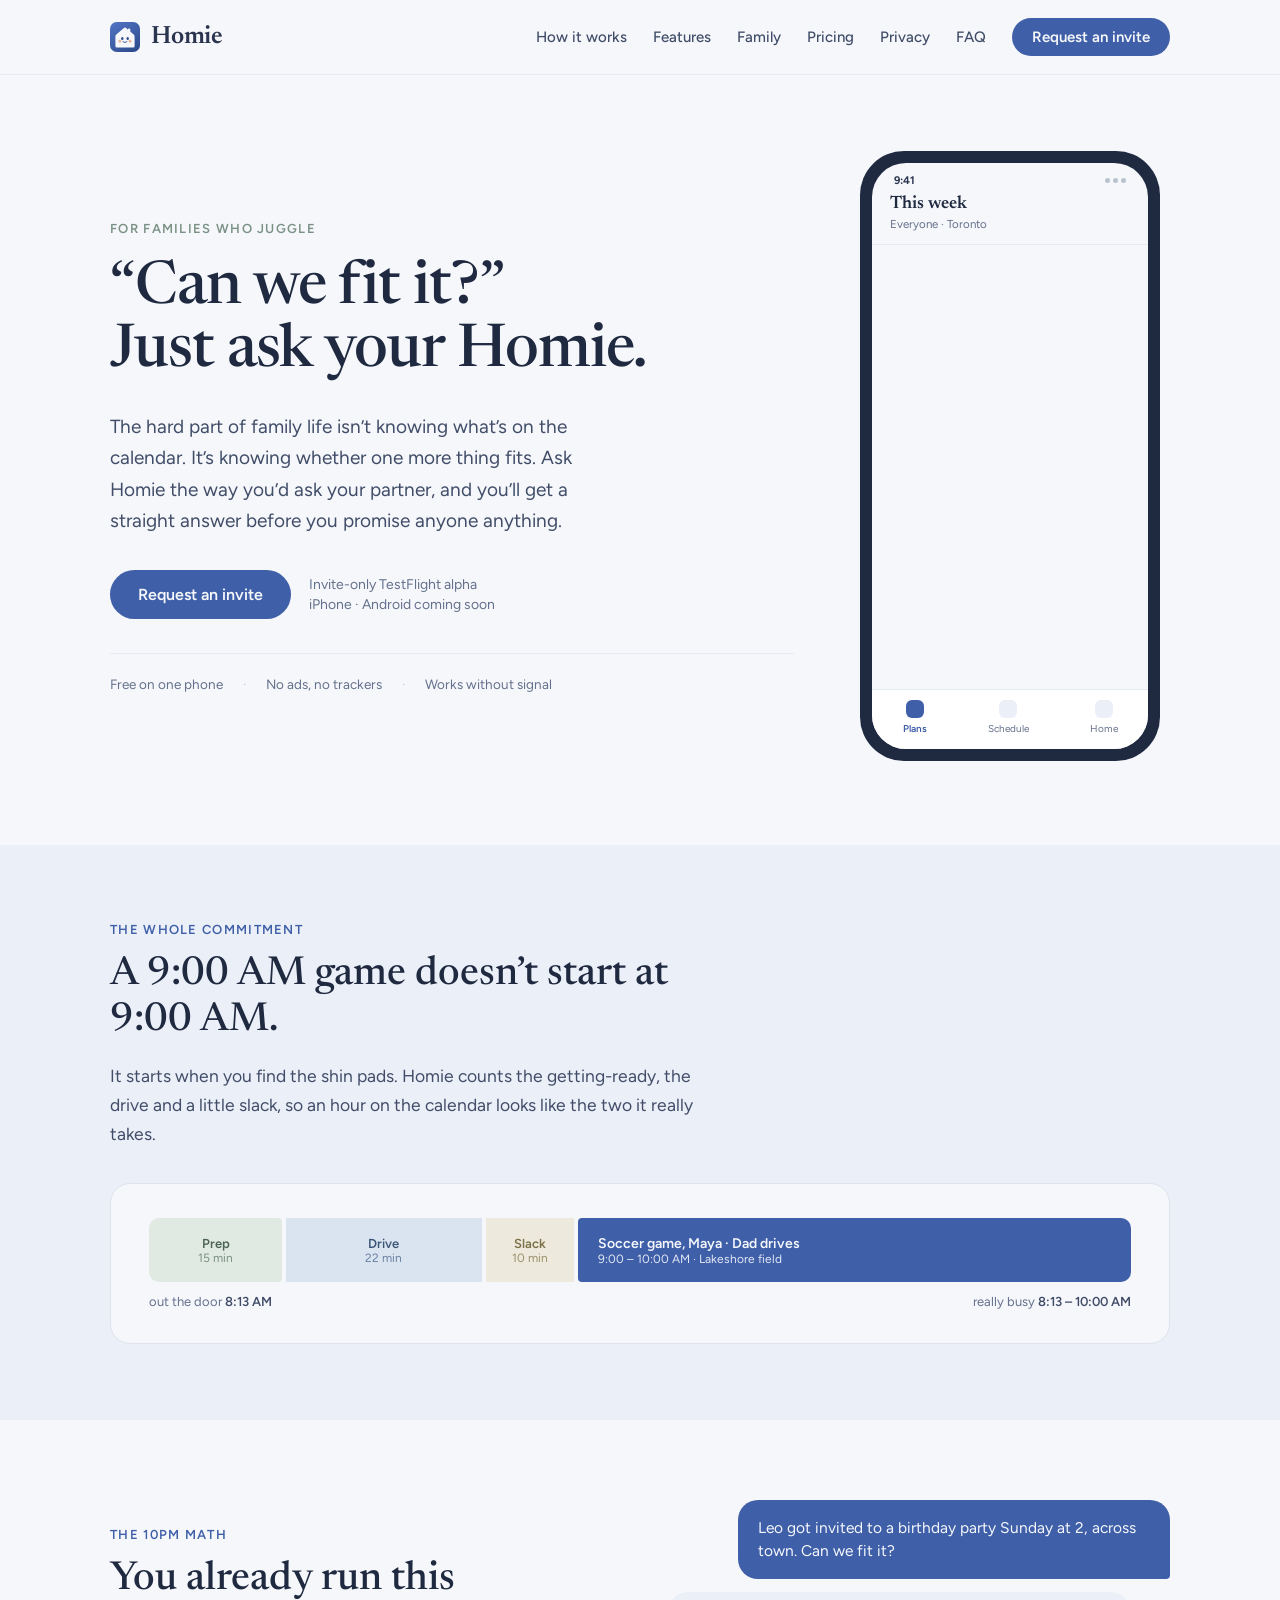
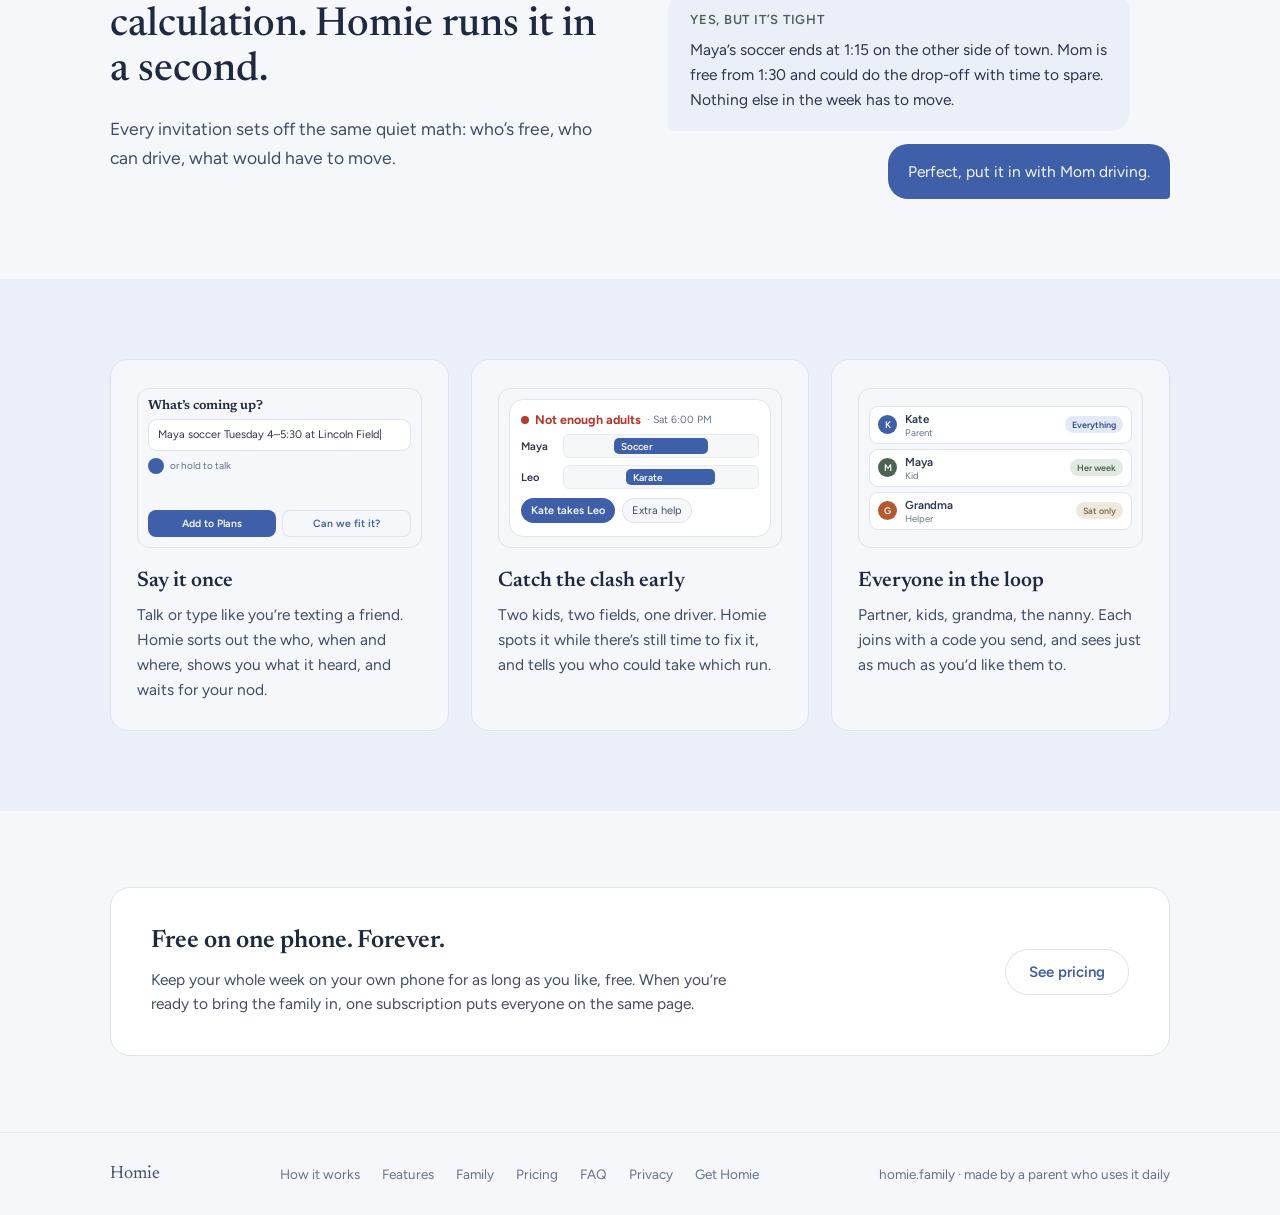
<file: index.html>
<!DOCTYPE html><html lang="en"><head>
<meta charset="utf-8">
<meta name="viewport" content="width=device-width, initial-scale=1">
<title>Homie — the family calendar that knows how long it actually takes</title>
<meta name="description" content="Ask in plain language whether one more thing fits your week. Homie tells you what saying yes would really cost. Free on one phone, forever.">
<link rel="icon" href="favicon.png" type="image/png">
<meta property="og:type" content="website">
<meta property="og:site_name" content="Homie">
<meta property="og:title" content="Homie — the family calendar that knows how long it actually takes">
<meta property="og:description" content="Ask in plain language whether one more thing fits your week. Homie tells you what saying yes would really cost, not just another row on the calendar.">
<meta property="og:url" content="https://homie.family/">
<meta property="og:image" content="https://homie.family/og.png">
<meta property="og:image:width" content="1024">
<meta property="og:image:height" content="1024">
<meta name="twitter:card" content="summary">
<meta name="twitter:title" content="Homie — the family calendar that knows how long it actually takes">
<meta name="twitter:description" content="Ask in plain language whether one more thing fits your week. Homie tells you what saying yes would really cost, not just another row on the calendar.">
<meta name="twitter:image" content="https://homie.family/og.png">
<link rel="stylesheet" href="styles.css?v=3">
</head><body class="p-home">
<header class="site-header">
<div class="header-inner">
<a class="brand" href="index.html">
<svg width="30" height="30" viewBox="0 0 100 100" aria-hidden="true" style="display:block;flex:none"><defs><linearGradient id="hm" x1="18" y1="6" x2="82" y2="100" gradientUnits="userSpaceOnUse"><stop offset="0" stop-color="#4E6FBE"/><stop offset=".48" stop-color="#3F5FA8"/><stop offset="1" stop-color="#2E4A8C"/></linearGradient></defs><rect width="100" height="100" rx="22.5" fill="url(#hm)"/><rect x="60" y="22" width="7.5" height="20" rx="2.87" fill="#F5F7FB"/><path fill="#F5F7FB" d="M52.6 19.1 L79 42 Q82 44.4 82 48 L82 80 Q82 85 77 85 L23 85 Q18 85 18 80 L18 48 Q18 44.4 21 42 L47.4 19.1 Q50 16.8 52.6 19.1 Z"/><circle cx="33" cy="64" r="4.8" fill="#E8A98C" opacity=".85"/><circle cx="67" cy="64" r="4.8" fill="#E8A98C" opacity=".85"/><ellipse cx="41" cy="55" rx="4" ry="5" fill="#2E4A8C"/><ellipse cx="59" cy="55" rx="4" ry="5" fill="#2E4A8C"/><path d="M43.5 66 Q50 71 56.5 66" fill="none" stroke="#2E4A8C" stroke-width="3" stroke-linecap="round"/></svg>
<span>Homie</span></a>
<input type="checkbox" id="nav-toggle" class="nav-toggle" aria-label="Menu">
<label for="nav-toggle" class="nav-burger" aria-hidden="true"><i></i><i></i><i></i></label>
<nav class="nav" aria-label="Main">
<a href="how-it-works.html">How it works</a>
<a href="features.html">Features</a>
<a href="family.html">Family</a>
<a href="pricing.html">Pricing</a>
<a href="privacy.html">Privacy</a>
<a href="faq.html">FAQ</a>
</nav>
<a class="cta" href="get.html">Request an invite</a>
</div>
</header>

<main>
<section class="hero">
<div>
<p class="eyebrow">For families who juggle</p>
<h1 class="h-hero" style="margin-top:20px">&ldquo;Can we fit it?&rdquo;<br>Just ask your Homie.</h1>
<p class="lead">The hard part of family life isn&rsquo;t knowing what&rsquo;s on the calendar. It&rsquo;s knowing whether one more thing fits. Ask Homie the way you&rsquo;d ask your partner, and you&rsquo;ll get a straight answer before you promise anyone anything.</p>
<div class="hero-cta">
<a class="btn" href="get.html">Request an invite</a>
<span>Invite-only TestFlight alpha<br>iPhone &middot; Android coming soon</span>
</div>
<div class="rule-row">
<span>Free on one phone</span><span class="sep">&middot;</span><span>No ads, no trackers</span><span class="sep">&middot;</span><span>Works without signal</span>
</div>
</div>
<div class="phone" aria-hidden="true">
<div class="phone-screen">
<div class="m-status"><span>9:41</span><span class="dots"><i></i><i></i><i></i></span></div>
<div class="appbar"><b>This week</b><small>Everyone &middot; Toronto</small></div>
<div class="scenes">
<div class="scene scene-a">
<div class="feed">
<div class="daylbl">SATURDAY</div>
<div class="pcardm">
<div class="ph"><b>Soccer tournament</b><small>9:00 AM</small></div>
<div class="chiprow"><span class="mchip"><i style="background:var(--member-1)"></i>Maya</span><span class="cov">Grandma drives</span></div>
<div class="hint"><span><i style="background:var(--sage-200)"></i>leave 8:20</span><span><i style="background:var(--sky-200)"></i>~25 min</span><span><i style="background:var(--accent)"></i>plays 9:00</span></div>
</div>
<div class="pcardm">
<div class="ph"><b>Swim lesson</b><small>11:00 AM</small></div>
<div class="chiprow"><span class="mchip"><i style="background:var(--member-2)"></i>Leo</span><span class="cov">Dad &middot; leave 10:35</span></div>
</div>
<div class="daylbl">SUNDAY</div>
<div class="pcardm">
<div class="ph"><b>Birthday party</b><small>2:00 PM</small></div>
<div class="chiprow"><span class="mchip"><i style="background:var(--member-2)"></i>Leo</span><span class="cov">across town</span></div>
</div>
</div>
</div>
<div class="scene scene-b">
<div class="scenetitle">Saturday &middot; a clash</div>
<div class="conf">
<div class="confhd"><span class="rdot"></span>Not enough adults <small>&middot; 6:00 PM</small></div>
<div class="clane"><span class="who">Maya</span><div class="ctrack"><div class="cblk" style="left:28%;width:48%;background:var(--accent);color:var(--on-accent)">Soccer</div></div></div>
<div class="clane"><span class="who">Leo</span><div class="ctrack"><div class="cblk" style="left:32%;width:46%;background:var(--accent);color:var(--on-accent)">Karate</div></div></div>
<div class="clane"><span class="who" style="color:var(--danger)">Dad</span><div class="ctrack" style="border-color:var(--danger-soft)"><div class="cblk" style="left:28%;width:50%;background:var(--danger-soft);color:var(--danger)">one driver</div></div></div>
<div class="fixrow"><span class="fchip on">Kate takes Leo</span><span class="fchip">Extra help</span></div>
<div class="resolved">&#10003; Resolved &mdash; both kids covered</div>
</div>
</div>
<div class="scene scene-c">
<div class="scenetitle">Before you say yes</div>
<div class="ask">Can we fit camping Aug 12&ndash;15?</div>
<div class="ans"><span class="ak">Yes &mdash; if 3 things give</span>Skip Maya&rsquo;s Thursday swim &middot; nanny&rsquo;s Friday off &middot; Leo&rsquo;s piano needs a ride.</div>
<div class="addbtn">Add to Plans &middot; +3 changes</div>
</div>
</div>
<div class="tabbar">
<span class="on"><i></i>Plans</span>
<span><i></i>Schedule</span>
<span><i></i>Home</span>
</div>
</div>
</div>
</section>

<section class="band commitment">
<div class="wrap">
<p class="eyebrow eyebrow-blue">The whole commitment</p>
<h2 class="h-sec">A 9:00 AM game doesn&rsquo;t start at 9:00 AM.</h2>
<p class="body-lg">It starts when you find the shin pads. Homie counts the getting-ready, the drive and a little slack, so an hour on the calendar looks like the two it really takes.</p>
<div class="cw-panel">
<div class="cw">
<div class="cw-prep"><b>Prep</b><small>15 min</small></div>
<div class="cw-drive"><b>Drive</b><small>22 min</small></div>
<div class="cw-slack"><b>Slack</b><small>10 min</small></div>
<div class="cw-event"><b>Soccer game, Maya &middot; Dad drives</b><small>9:00 &ndash; 10:00 AM &middot; Lakeshore field</small></div>
</div>
<div class="cw-caps"><span>out the door <strong>8:13 AM</strong></span><span>really busy <strong>8:13 &ndash; 10:00 AM</strong></span></div>
</div>
</div>
</section>

<section class="math">
<div>
<p class="eyebrow eyebrow-blue">The 10pm math</p>
<h2 class="h-sec">You already run this calculation. Homie runs it in a second.</h2>
<p class="body-lg">Every invitation sets off the same quiet math: who&rsquo;s free, who can drive, what would have to move.</p>
</div>
<div class="chat">
<div class="bub-ask">Leo got invited to a birthday party Sunday at 2, across town. Can we fit it?</div>
<div class="bub-ans"><strong class="verdict">Yes, but it&rsquo;s tight</strong>Maya&rsquo;s soccer ends at 1:15 on the other side of town. Mom is free from 1:30 and could do the drop-off with time to spare. Nothing else in the week has to move.</div>
<div class="bub-ask">Perfect, put it in with Mom driving.</div>
</div>
</section>

<section class="band trio">
<div class="wrap grid-3">
<div class="card">
<div class="mock">
<div class="mock-title">What&rsquo;s coming up?</div>
<div class="mock-field">Maya soccer Tuesday 4&ndash;5:30 at Lincoln Field<span class="mock-caret"></span></div>
<div class="mock-mic"><i></i>or hold to talk</div>
<div class="mock-btns"><span class="mock-btn">Add to Plans</span><span class="mock-btn ghost">Can we fit it?</span></div>
</div>
<h3 class="h-card-sm">Say it once</h3>
<p class="body-sm">Talk or type like you&rsquo;re texting a friend. Homie sorts out the who, when and where, shows you what it heard, and waits for your nod.</p>
</div>
<div class="card">
<div class="mock">
<div class="conf" style="flex:1;display:flex;flex-direction:column;justify-content:center">
<div class="confhd"><span class="rdot"></span>Not enough adults <small>&middot; Sat 6:00 PM</small></div>
<div class="clane"><span class="who">Maya</span><div class="ctrack"><div class="cblk" style="left:26%;width:48%;background:var(--accent);color:var(--on-accent)">Soccer</div></div></div>
<div class="clane"><span class="who">Leo</span><div class="ctrack"><div class="cblk" style="left:32%;width:46%;background:var(--accent);color:var(--on-accent)">Karate</div></div></div>
<div class="fixrow"><span class="fchip on">Kate takes Leo</span><span class="fchip">Extra help</span></div>
</div>
</div>
<h3 class="h-card-sm">Catch the clash early</h3>
<p class="body-sm">Two kids, two fields, one driver. Homie spots it while there&rsquo;s still time to fix it, and tells you who could take which run.</p>
</div>
<div class="card">
<div class="mock">
<div class="mock-people" style="justify-content:center;flex:1">
<div class="mock-person"><i style="background:var(--member-1)">K</i><span><b>Kate</b><small>Parent</small></span><span class="mock-badge">Everything</span></div>
<div class="mock-person"><i style="background:var(--member-2)">M</i><span><b>Maya</b><small>Kid</small></span><span class="mock-badge soft">Her week</span></div>
<div class="mock-person"><i style="background:var(--member-3)">G</i><span><b>Grandma</b><small>Helper</small></span><span class="mock-badge wait">Sat only</span></div>
</div>
</div>
<h3 class="h-card-sm">Everyone in the loop</h3>
<p class="body-sm">Partner, kids, grandma, the nanny. Each joins with a code you send, and sees just as much as you&rsquo;d like them to.</p>
</div>
</div>
</section>

<section class="pricing-strip">
<div class="card">
<div>
<h3 class="h-card-lg" style="font-weight:600;font-size:25px">Free on one phone. Forever.</h3>
<p class="body-sm">Keep your whole week on your own phone for as long as you like, free. When you&rsquo;re ready to bring the family in, one subscription puts everyone on the same page.</p>
</div>
<a class="btn-ghost" href="pricing.html">See pricing</a>
</div>
</section>
</main>

<footer class="site-footer">
<div class="footer-inner">
<a class="footer-mark" href="index.html">Homie</a>
<div class="footer-links">
<a href="how-it-works.html">How it works</a>
<a href="features.html">Features</a>
<a href="family.html">Family</a>
<a href="pricing.html">Pricing</a>
<a href="faq.html">FAQ</a>
<a href="privacy.html">Privacy</a>
<a href="get.html">Get Homie</a>
</div>
<span>homie.family &middot; made by a parent who uses it daily</span>
</div>
</footer>
</body></html>
</file>
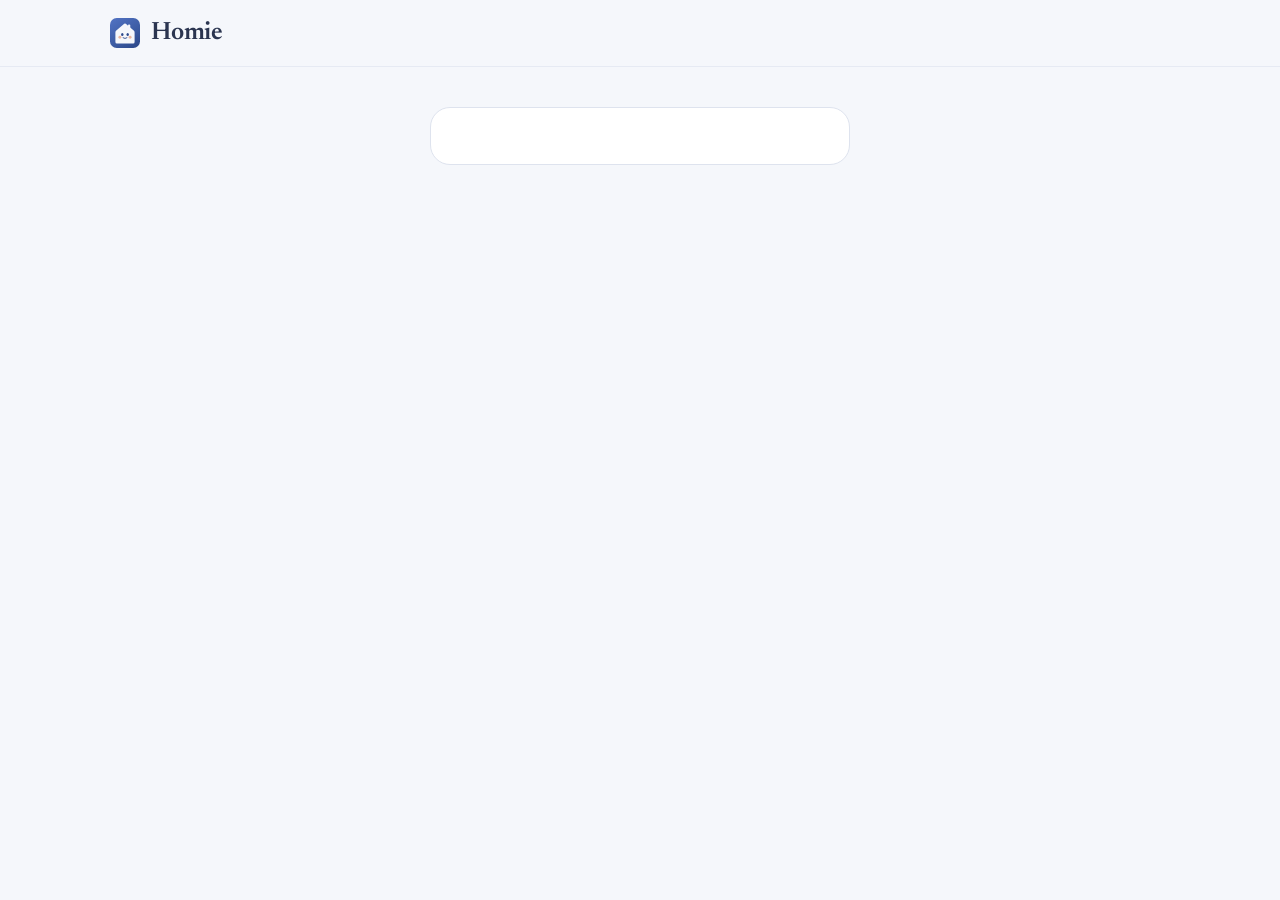
<file: oauth/consent/index.html>
<!DOCTYPE html><html lang="en"><head>
<meta charset="utf-8">
<meta name="viewport" content="width=device-width, initial-scale=1">
<title>Connect an assistant — Homie</title>
<!-- Not a page to find: it opens from an AI assistant when someone connects
     it to Homie (#127). PROD: signs into the Homie project. -->
<meta name="robots" content="noindex, nofollow">
<link rel="icon" href="/favicon.png" type="image/png">
<link rel="stylesheet" href="/styles.css?v=4">
</head><body class="p-consent">
<header class="site-header">
<div class="header-inner">
<a class="brand" href="/index.html">
<svg width="30" height="30" viewBox="0 0 100 100" aria-hidden="true" style="display:block;flex:none"><defs><linearGradient id="hm" x1="18" y1="6" x2="82" y2="100" gradientUnits="userSpaceOnUse"><stop offset="0" stop-color="#4E6FBE"/><stop offset=".48" stop-color="#3F5FA8"/><stop offset="1" stop-color="#2E4A8C"/></linearGradient></defs><rect width="100" height="100" rx="22.5" fill="url(#hm)"/><rect x="60" y="22" width="7.5" height="20" rx="2.87" fill="#F5F7FB"/><path fill="#F5F7FB" d="M52.6 19.1 L79 42 Q82 44.4 82 48 L82 80 Q82 85 77 85 L23 85 Q18 85 18 80 L18 48 Q18 44.4 21 42 L47.4 19.1 Q50 16.8 52.6 19.1 Z"/><circle cx="33" cy="64" r="4.8" fill="#E8A98C" opacity=".85"/><circle cx="67" cy="64" r="4.8" fill="#E8A98C" opacity=".85"/><ellipse cx="41" cy="55" rx="4" ry="5" fill="#2E4A8C"/><ellipse cx="59" cy="55" rx="4" ry="5" fill="#2E4A8C"/><path d="M43.5 66 Q50 71 56.5 66" fill="none" stroke="#2E4A8C" stroke-width="3" stroke-linecap="round"/></svg>
<span>Homie</span></a>
</div>
</header>
<main class="consent-main"><div class="consent-card">

  <div id="idle" hidden>
    <h1 class="consent-title">Connect an assistant to Homie</h1>
    <p>This page opens from your AI assistant when you connect it to Homie.</p>
  </div>

  <div id="signin" hidden>
    <h1 class="consent-title">Connect your assistant to Homie</h1>
    <p>Sign in with your Homie account.</p>
    <form id="signin-form">
      <label class="consent-label" for="email">Email</label>
      <input class="consent-input" id="email" type="email" autocomplete="email" placeholder="you@example.com" required>
      <label class="consent-label" for="password">Password</label>
      <input class="consent-input" id="password" type="password" autocomplete="current-password" required>
      <button class="btn consent-wide" type="submit">Sign in</button>
    </form>
    <p class="consent-note">Forgot your password? Reset it in the Homie app, then come back here.</p>
  </div>

  <div id="consent" hidden>
    <h1 class="consent-title">Let <span data-app></span> use Homie?</h1>
    <p><span data-app></span> will be able to read <span id="household">your household</span>:</p>
    <ul class="consent-list">
      <li>who's in the family</li>
      <li>plans, routines and saved places</li>
      <li>birthdays and anniversaries you can see</li>
    </ul>
    <p><span data-app></span> can also suggest new plans, and move, cancel or change who's driving or where for one. Nothing changes until you confirm it, in the chat or in Homie.</p>
    <p>When you ask <span data-app></span> about your family's schedule, those details, including family members' names, go to <span id="company"></span>. Nothing goes that you didn't ask about.</p>
    <p>To stop, remove Homie from <span data-app></span>'s connectors.</p>
    <div class="consent-actions">
      <button class="btn-ghost" id="deny" type="button">Don't allow</button>
      <button class="btn" id="allow" type="button">Allow</button>
    </div>
    <p class="consent-who"><span data-email></span> · <button class="consent-link" type="button" data-signout>Not you? Sign out</button></p>
  </div>

  <div id="refused" hidden>
    <h1 class="consent-title">Not this account</h1>
    <p>Only a household's grown-ups can connect an assistant to Homie. <span data-app></span> won't get access.</p>
    <div class="consent-actions">
      <button class="btn" id="close" type="button">Close</button>
    </div>
    <p class="consent-who"><span data-email></span> · <button class="consent-link" type="button" data-signout>Not you? Sign out</button></p>
  </div>

  <p class="consent-error" id="error" role="alert" hidden></p>
</div></main>
<script type="module">
  import { startConsent } from '/oauth/consent.js';
  startConsent({ url: 'https://iamhoiiwdidvzjtgduax.supabase.co', key: 'sb_publishable_SqPutdVhzFrOHkJLl23fdQ_FTHyIDm-' });
</script>
</body></html>
</file>
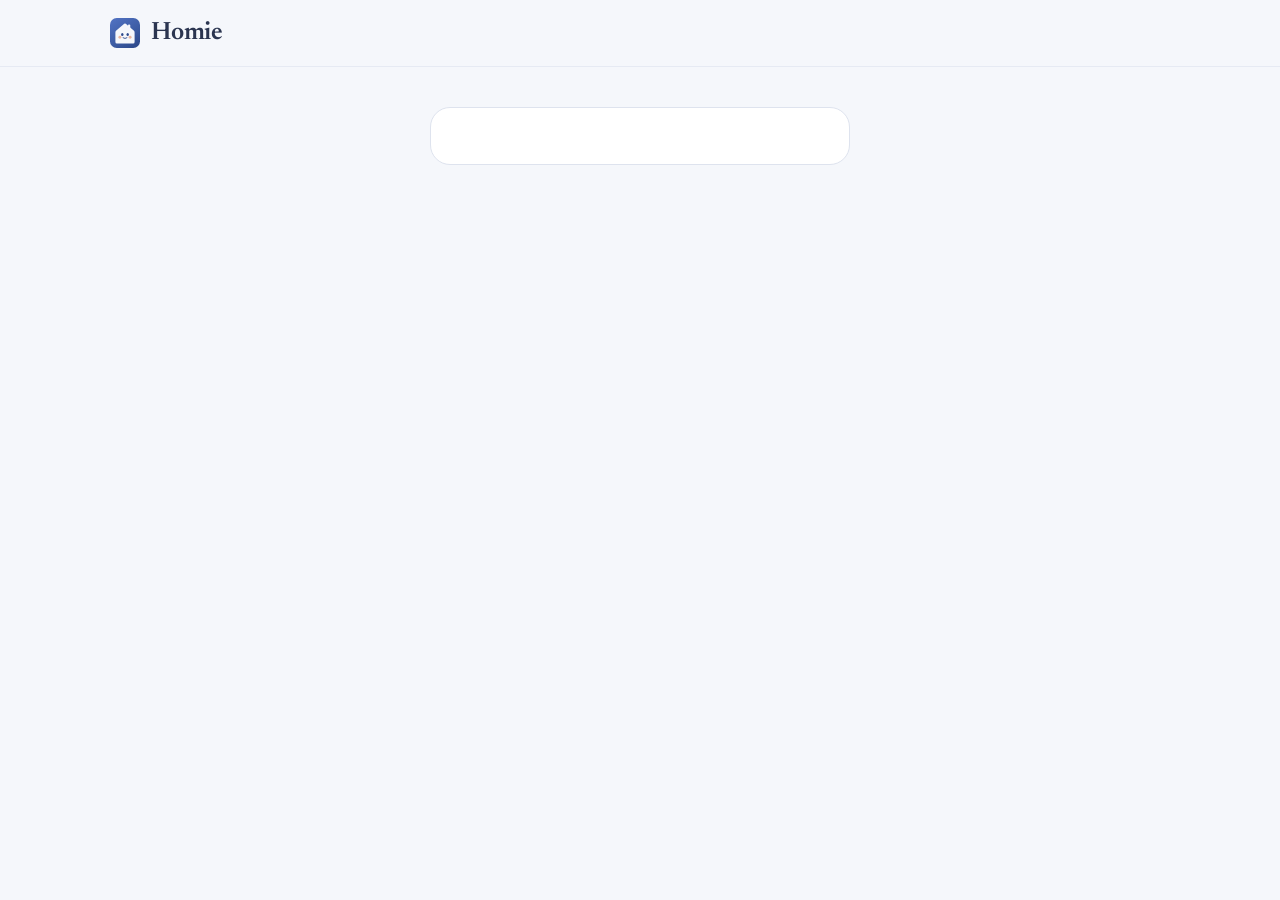
<file: oauth/consent/nonprod/index.html>
<!DOCTYPE html><html lang="en"><head>
<meta charset="utf-8">
<meta name="viewport" content="width=device-width, initial-scale=1">
<title>Connect an assistant — Homie</title>
<!-- Not a page to find: it opens from an AI assistant when someone connects
     it to Homie (#127). NONPROD (homie-nonprod): the rehearsal project. -->
<meta name="robots" content="noindex, nofollow">
<link rel="icon" href="/favicon.png" type="image/png">
<link rel="stylesheet" href="/styles.css?v=4">
</head><body class="p-consent">
<header class="site-header">
<div class="header-inner">
<a class="brand" href="/index.html">
<svg width="30" height="30" viewBox="0 0 100 100" aria-hidden="true" style="display:block;flex:none"><defs><linearGradient id="hm" x1="18" y1="6" x2="82" y2="100" gradientUnits="userSpaceOnUse"><stop offset="0" stop-color="#4E6FBE"/><stop offset=".48" stop-color="#3F5FA8"/><stop offset="1" stop-color="#2E4A8C"/></linearGradient></defs><rect width="100" height="100" rx="22.5" fill="url(#hm)"/><rect x="60" y="22" width="7.5" height="20" rx="2.87" fill="#F5F7FB"/><path fill="#F5F7FB" d="M52.6 19.1 L79 42 Q82 44.4 82 48 L82 80 Q82 85 77 85 L23 85 Q18 85 18 80 L18 48 Q18 44.4 21 42 L47.4 19.1 Q50 16.8 52.6 19.1 Z"/><circle cx="33" cy="64" r="4.8" fill="#E8A98C" opacity=".85"/><circle cx="67" cy="64" r="4.8" fill="#E8A98C" opacity=".85"/><ellipse cx="41" cy="55" rx="4" ry="5" fill="#2E4A8C"/><ellipse cx="59" cy="55" rx="4" ry="5" fill="#2E4A8C"/><path d="M43.5 66 Q50 71 56.5 66" fill="none" stroke="#2E4A8C" stroke-width="3" stroke-linecap="round"/></svg>
<span>Homie</span></a>
</div>
</header>
<main class="consent-main"><div class="consent-card">

  <div id="idle" hidden>
    <h1 class="consent-title">Connect an assistant to Homie</h1>
    <p>This page opens from your AI assistant when you connect it to Homie.</p>
  </div>

  <div id="signin" hidden>
    <h1 class="consent-title">Connect your assistant to Homie</h1>
    <p>Sign in with your Homie account.</p>
    <form id="signin-form">
      <label class="consent-label" for="email">Email</label>
      <input class="consent-input" id="email" type="email" autocomplete="email" placeholder="you@example.com" required>
      <label class="consent-label" for="password">Password</label>
      <input class="consent-input" id="password" type="password" autocomplete="current-password" required>
      <button class="btn consent-wide" type="submit">Sign in</button>
    </form>
    <p class="consent-note">Forgot your password? Reset it in the Homie app, then come back here.</p>
  </div>

  <div id="consent" hidden>
    <h1 class="consent-title">Let <span data-app></span> use Homie?</h1>
    <p><span data-app></span> will be able to read <span id="household">your household</span>:</p>
    <ul class="consent-list">
      <li>who's in the family</li>
      <li>plans, routines and saved places</li>
      <li>birthdays and anniversaries you can see</li>
    </ul>
    <p><span data-app></span> can also suggest new plans, and move, cancel or change who's driving or where for one. Nothing changes until you confirm it, in the chat or in Homie.</p>
    <p>When you ask <span data-app></span> about your family's schedule, those details, including family members' names, go to <span id="company"></span>. Nothing goes that you didn't ask about.</p>
    <p>To stop, remove Homie from <span data-app></span>'s connectors.</p>
    <div class="consent-actions">
      <button class="btn-ghost" id="deny" type="button">Don't allow</button>
      <button class="btn" id="allow" type="button">Allow</button>
    </div>
    <p class="consent-who"><span data-email></span> · <button class="consent-link" type="button" data-signout>Not you? Sign out</button></p>
  </div>

  <div id="refused" hidden>
    <h1 class="consent-title">Not this account</h1>
    <p>Only a household's grown-ups can connect an assistant to Homie. <span data-app></span> won't get access.</p>
    <div class="consent-actions">
      <button class="btn" id="close" type="button">Close</button>
    </div>
    <p class="consent-who"><span data-email></span> · <button class="consent-link" type="button" data-signout>Not you? Sign out</button></p>
  </div>

  <p class="consent-error" id="error" role="alert" hidden></p>
</div></main>
<script type="module">
  import { startConsent } from '/oauth/consent.js';
  startConsent({ url: 'https://cwrgfvybvgzzgupcvxkd.supabase.co', key: 'sb_publishable_PM_9-dhvVdNC5gXkN_iIaA_s0dJRLmk' });
</script>
</body></html>
</file>
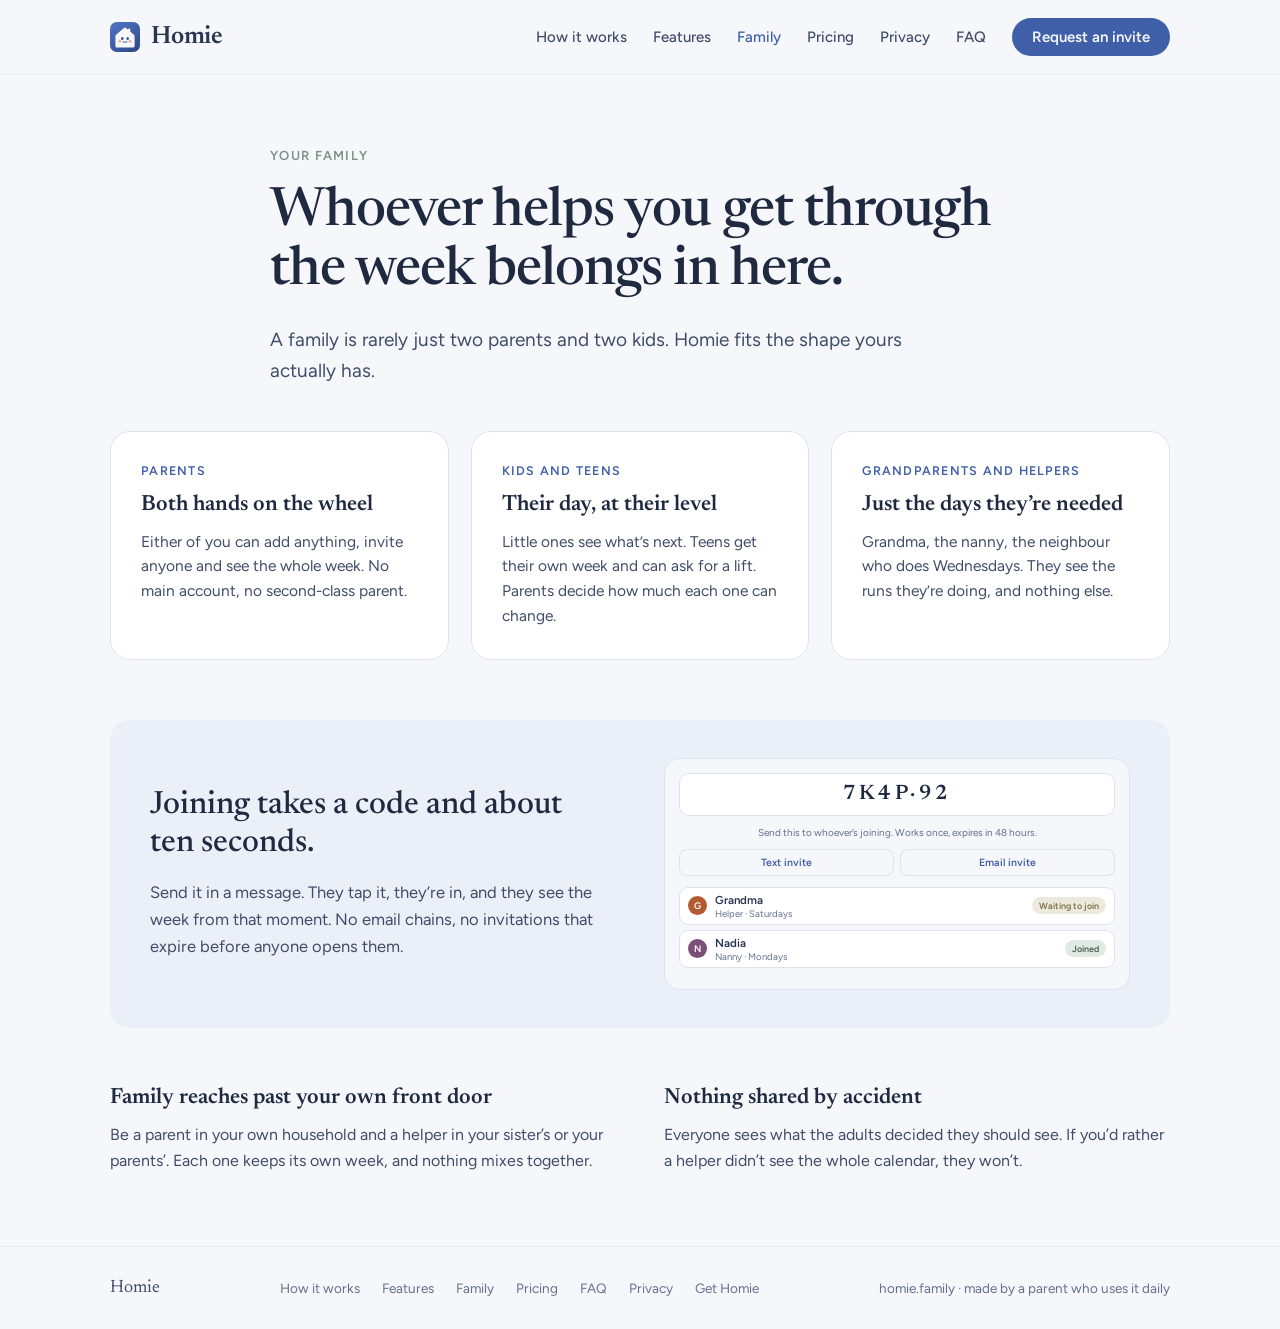
<file: family.html>
<!DOCTYPE html><html lang="en"><head>
<meta charset="utf-8">
<meta name="viewport" content="width=device-width, initial-scale=1">
<title>Your family — whoever helps you get through the week belongs in Homie</title>
<meta name="description" content="Parents, kids and teens, grandparents and helpers. A family is rarely just two parents and two kids, and Homie fits the shape yours actually has.">
<link rel="icon" href="favicon.png" type="image/png">
<meta property="og:type" content="website">
<meta property="og:site_name" content="Homie">
<meta property="og:title" content="Your family — Homie">
<meta property="og:description" content="Whoever helps you get through the week belongs in here. Parents, kids, grandparents and helpers.">
<meta property="og:url" content="https://homie.family/family.html">
<meta property="og:image" content="https://homie.family/og.png">
<meta name="twitter:card" content="summary">
<link rel="stylesheet" href="styles.css?v=3">
</head><body class="p-fam">
<header class="site-header">
<div class="header-inner">
<a class="brand" href="index.html">
<svg width="30" height="30" viewBox="0 0 100 100" aria-hidden="true" style="display:block;flex:none"><defs><linearGradient id="hm" x1="18" y1="6" x2="82" y2="100" gradientUnits="userSpaceOnUse"><stop offset="0" stop-color="#4E6FBE"/><stop offset=".48" stop-color="#3F5FA8"/><stop offset="1" stop-color="#2E4A8C"/></linearGradient></defs><rect width="100" height="100" rx="22.5" fill="url(#hm)"/><rect x="60" y="22" width="7.5" height="20" rx="2.87" fill="#F5F7FB"/><path fill="#F5F7FB" d="M52.6 19.1 L79 42 Q82 44.4 82 48 L82 80 Q82 85 77 85 L23 85 Q18 85 18 80 L18 48 Q18 44.4 21 42 L47.4 19.1 Q50 16.8 52.6 19.1 Z"/><circle cx="33" cy="64" r="4.8" fill="#E8A98C" opacity=".85"/><circle cx="67" cy="64" r="4.8" fill="#E8A98C" opacity=".85"/><ellipse cx="41" cy="55" rx="4" ry="5" fill="#2E4A8C"/><ellipse cx="59" cy="55" rx="4" ry="5" fill="#2E4A8C"/><path d="M43.5 66 Q50 71 56.5 66" fill="none" stroke="#2E4A8C" stroke-width="3" stroke-linecap="round"/></svg>
<span>Homie</span></a>
<input type="checkbox" id="nav-toggle" class="nav-toggle" aria-label="Menu">
<label for="nav-toggle" class="nav-burger" aria-hidden="true"><i></i><i></i><i></i></label>
<nav class="nav" aria-label="Main">
<a href="how-it-works.html">How it works</a>
<a href="features.html">Features</a>
<a href="family.html" aria-current="page">Family</a>
<a href="pricing.html">Pricing</a>
<a href="privacy.html">Privacy</a>
<a href="faq.html">FAQ</a>
</nav>
<a class="cta" href="get.html">Request an invite</a>
</div>
</header>

<main>
<div class="intro" style="padding-bottom:44px">
<p class="eyebrow">Your family</p>
<h1 class="h-page" style="margin-top:18px">Whoever helps you get through the week belongs in here.</h1>
<p class="lead" style="margin-top:24px">A family is rarely just two parents and two kids. Homie fits the shape yours actually has.</p>
</div>

<div class="kinds grid-3">
<div class="card">
<p class="eyebrow-cat" style="margin-bottom:12px">Parents</p>
<h3 class="h-card">Both hands on the wheel</h3>
<p class="body-sm">Either of you can add anything, invite anyone and see the whole week. No main account, no second-class parent.</p>
</div>
<div class="card">
<p class="eyebrow-cat" style="margin-bottom:12px">Kids and teens</p>
<h3 class="h-card">Their day, at their level</h3>
<p class="body-sm">Little ones see what&rsquo;s next. Teens get their own week and can ask for a lift. Parents decide how much each one can change.</p>
</div>
<div class="card">
<p class="eyebrow-cat" style="margin-bottom:12px">Grandparents and helpers</p>
<h3 class="h-card">Just the days they&rsquo;re needed</h3>
<p class="body-sm">Grandma, the nanny, the neighbour who does Wednesdays. They see the runs they&rsquo;re doing, and nothing else.</p>
</div>
</div>

<div class="invite-wrap">
<div class="invite">
<div>
<h2>Joining takes a code and about ten seconds.</h2>
<p class="body-md">Send it in a message. They tap it, they&rsquo;re in, and they see the week from that moment. No email chains, no invitations that expire before anyone opens them.</p>
</div>
<div class="mock mock-lg">
<div class="mock-code">7K4P&middot;92</div>
<div class="mock-note">Send this to whoever&rsquo;s joining. Works once, expires in 48 hours.</div>
<div class="mock-btns" style="margin-top:0"><span class="mock-btn ghost">Text invite</span><span class="mock-btn ghost">Email invite</span></div>
<div class="mock-people" style="margin-top:2px">
<div class="mock-person"><i style="background:var(--member-3)">G</i><span><b>Grandma</b><small>Helper &middot; Saturdays</small></span><span class="mock-badge wait">Waiting to join</span></div>
<div class="mock-person"><i style="background:var(--member-5)">N</i><span><b>Nadia</b><small>Nanny &middot; Mondays</small></span><span class="mock-badge soft">Joined</span></div>
</div>
</div>
</div>
</div>

<div class="closing duo">
<div>
<h3 class="h-card">Family reaches past your own front door</h3>
<p class="body">Be a parent in your own household and a helper in your sister&rsquo;s or your parents&rsquo;. Each one keeps its own week, and nothing mixes together.</p>
</div>
<div>
<h3 class="h-card">Nothing shared by accident</h3>
<p class="body">Everyone sees what the adults decided they should see. If you&rsquo;d rather a helper didn&rsquo;t see the whole calendar, they won&rsquo;t.</p>
</div>
</div>
</main>

<footer class="site-footer">
<div class="footer-inner">
<a class="footer-mark" href="index.html">Homie</a>
<div class="footer-links">
<a href="how-it-works.html">How it works</a>
<a href="features.html">Features</a>
<a href="family.html">Family</a>
<a href="pricing.html">Pricing</a>
<a href="faq.html">FAQ</a>
<a href="privacy.html">Privacy</a>
<a href="get.html">Get Homie</a>
</div>
<span>homie.family &middot; made by a parent who uses it daily</span>
</div>
</footer>
</body></html>
</file>
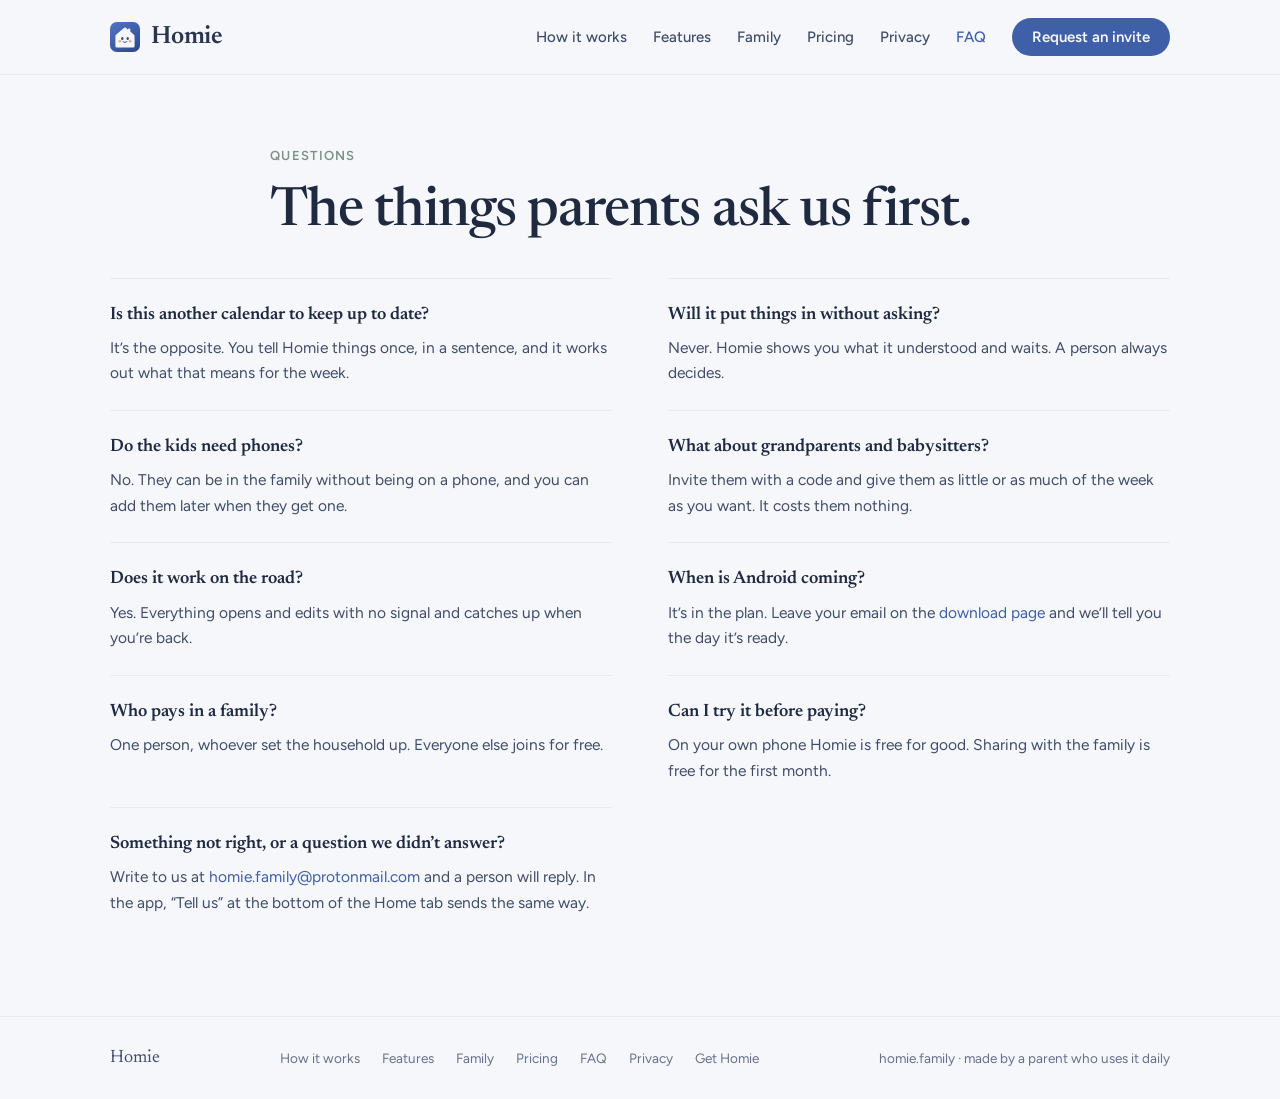
<file: faq.html>
<!DOCTYPE html><html lang="en"><head>
<meta charset="utf-8">
<meta name="viewport" content="width=device-width, initial-scale=1">
<title>FAQ — the things parents ask us first</title>
<meta name="description" content="Is this another calendar to keep up to date? Do the kids need phones? Who pays? Can I try it before paying? The honest answers.">
<link rel="icon" href="favicon.png" type="image/png">
<meta property="og:type" content="website">
<meta property="og:site_name" content="Homie">
<meta property="og:title" content="FAQ — Homie">
<meta property="og:description" content="The things parents ask us first, answered honestly.">
<meta property="og:url" content="https://homie.family/faq.html">
<meta property="og:image" content="https://homie.family/og.png">
<meta name="twitter:card" content="summary">
<link rel="stylesheet" href="styles.css?v=3">
</head><body class="p-faq">
<header class="site-header">
<div class="header-inner">
<a class="brand" href="index.html">
<svg width="30" height="30" viewBox="0 0 100 100" aria-hidden="true" style="display:block;flex:none"><defs><linearGradient id="hm" x1="18" y1="6" x2="82" y2="100" gradientUnits="userSpaceOnUse"><stop offset="0" stop-color="#4E6FBE"/><stop offset=".48" stop-color="#3F5FA8"/><stop offset="1" stop-color="#2E4A8C"/></linearGradient></defs><rect width="100" height="100" rx="22.5" fill="url(#hm)"/><rect x="60" y="22" width="7.5" height="20" rx="2.87" fill="#F5F7FB"/><path fill="#F5F7FB" d="M52.6 19.1 L79 42 Q82 44.4 82 48 L82 80 Q82 85 77 85 L23 85 Q18 85 18 80 L18 48 Q18 44.4 21 42 L47.4 19.1 Q50 16.8 52.6 19.1 Z"/><circle cx="33" cy="64" r="4.8" fill="#E8A98C" opacity=".85"/><circle cx="67" cy="64" r="4.8" fill="#E8A98C" opacity=".85"/><ellipse cx="41" cy="55" rx="4" ry="5" fill="#2E4A8C"/><ellipse cx="59" cy="55" rx="4" ry="5" fill="#2E4A8C"/><path d="M43.5 66 Q50 71 56.5 66" fill="none" stroke="#2E4A8C" stroke-width="3" stroke-linecap="round"/></svg>
<span>Homie</span></a>
<input type="checkbox" id="nav-toggle" class="nav-toggle" aria-label="Menu">
<label for="nav-toggle" class="nav-burger" aria-hidden="true"><i></i><i></i><i></i></label>
<nav class="nav" aria-label="Main">
<a href="how-it-works.html">How it works</a>
<a href="features.html">Features</a>
<a href="family.html">Family</a>
<a href="pricing.html">Pricing</a>
<a href="privacy.html">Privacy</a>
<a href="faq.html" aria-current="page">FAQ</a>
</nav>
<a class="cta" href="get.html">Request an invite</a>
</div>
</header>

<main>
<div class="intro" style="padding-bottom:36px">
<p class="eyebrow">Questions</p>
<h1 class="h-page" style="margin-top:18px">The things parents ask us first.</h1>
</div>

<div class="qas">
<div class="qa">
<h4 class="h-note">Is this another calendar to keep up to date?</h4>
<p>It&rsquo;s the opposite. You tell Homie things once, in a sentence, and it works out what that means for the week.</p>
</div>
<div class="qa">
<h4 class="h-note">Will it put things in without asking?</h4>
<p>Never. Homie shows you what it understood and waits. A person always decides.</p>
</div>
<div class="qa">
<h4 class="h-note">Do the kids need phones?</h4>
<p>No. They can be in the family without being on a phone, and you can add them later when they get one.</p>
</div>
<div class="qa">
<h4 class="h-note">What about grandparents and babysitters?</h4>
<p>Invite them with a code and give them as little or as much of the week as you want. It costs them nothing.</p>
</div>
<div class="qa">
<h4 class="h-note">Does it work on the road?</h4>
<p>Yes. Everything opens and edits with no signal and catches up when you&rsquo;re back.</p>
</div>
<div class="qa">
<h4 class="h-note">When is Android coming?</h4>
<p>It&rsquo;s in the plan. Leave your email on the <a href="get.html">download page</a> and we&rsquo;ll tell you the day it&rsquo;s ready.</p>
</div>
<div class="qa">
<h4 class="h-note">Who pays in a family?</h4>
<p>One person, whoever set the household up. Everyone else joins for free.</p>
</div>
<div class="qa">
<h4 class="h-note">Can I try it before paying?</h4>
<p>On your own phone Homie is free for good. Sharing with the family is free for the first month.</p>
</div>
<div class="qa" id="contact">
<h4 class="h-note">Something not right, or a question we didn&rsquo;t answer?</h4>
<p>Write to us at <a href="mailto:homie.family@protonmail.com">homie.family@protonmail.com</a> and a person will reply. In the app, &ldquo;Tell us&rdquo; at the bottom of the Home tab sends the same way.</p>
</div>
</div>
</main>

<footer class="site-footer">
<div class="footer-inner">
<a class="footer-mark" href="index.html">Homie</a>
<div class="footer-links">
<a href="how-it-works.html">How it works</a>
<a href="features.html">Features</a>
<a href="family.html">Family</a>
<a href="pricing.html">Pricing</a>
<a href="faq.html">FAQ</a>
<a href="privacy.html">Privacy</a>
<a href="get.html">Get Homie</a>
</div>
<span>homie.family &middot; made by a parent who uses it daily</span>
</div>
</footer>
</body></html>
</file>
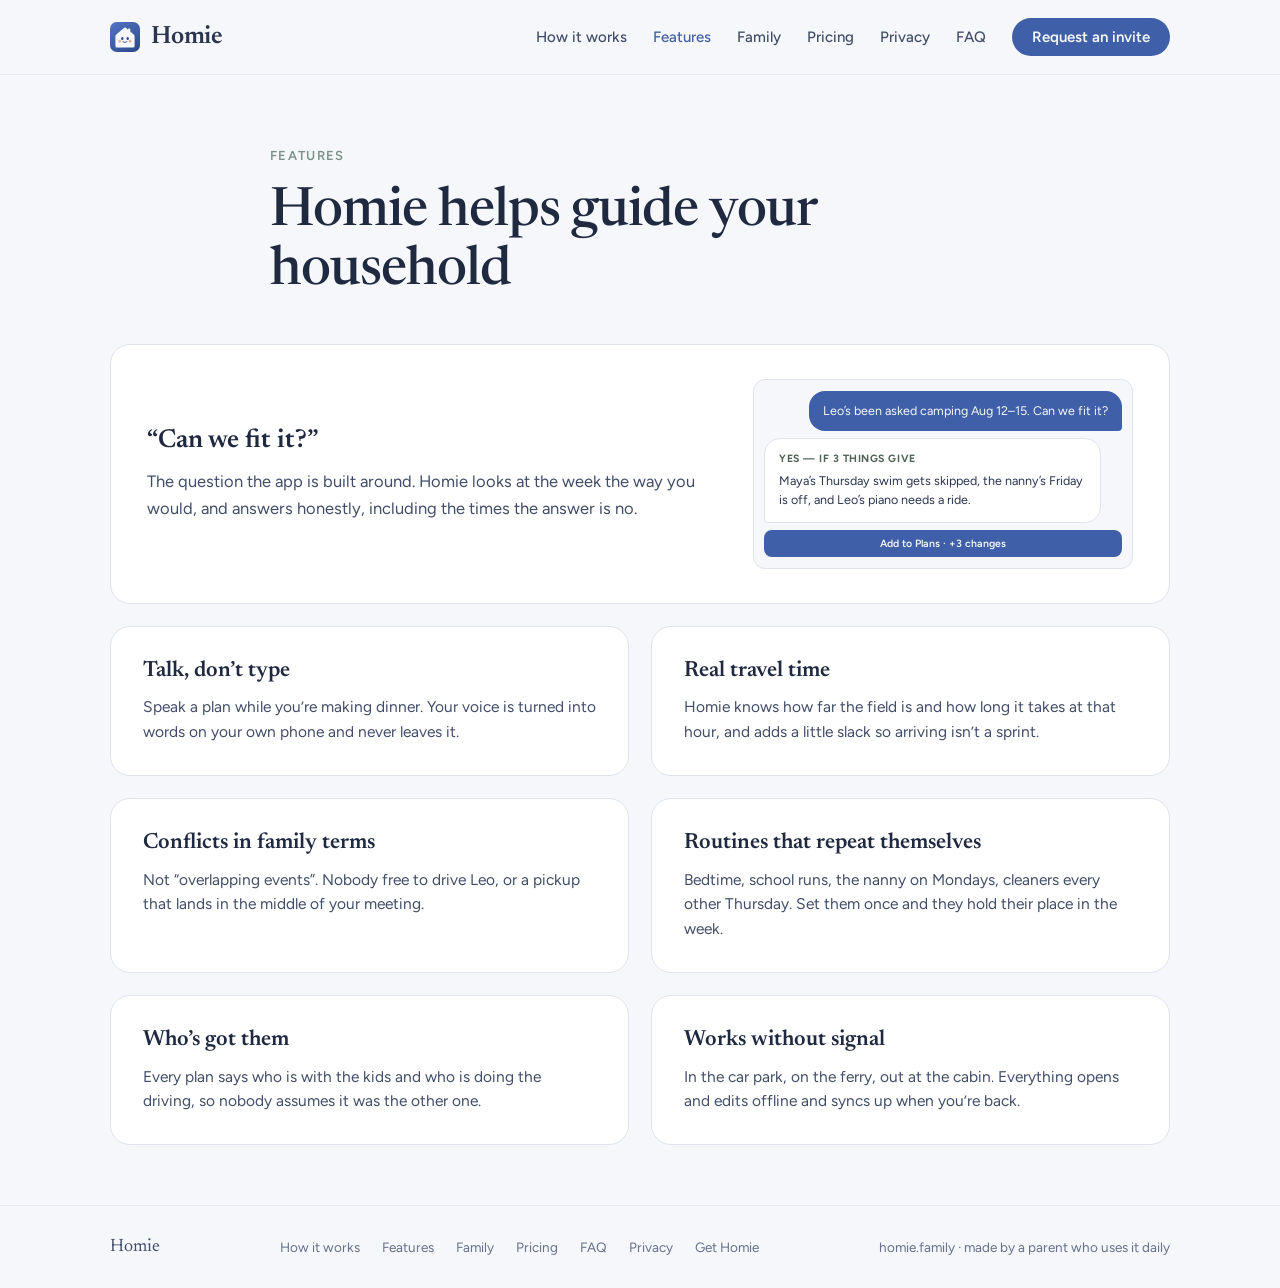
<file: features.html>
<!DOCTYPE html><html lang="en"><head>
<meta charset="utf-8">
<meta name="viewport" content="width=device-width, initial-scale=1">
<title>Features — Homie helps guide your household</title>
<meta name="description" content="Talk instead of typing, real travel times, conflicts in family terms, routines that repeat themselves, and a week that works without signal.">
<link rel="icon" href="favicon.png" type="image/png">
<meta property="og:type" content="website">
<meta property="og:site_name" content="Homie">
<meta property="og:title" content="Features — Homie">
<meta property="og:description" content="Talk instead of typing, real travel times, conflicts in family terms, and a week that works without signal.">
<meta property="og:url" content="https://homie.family/features.html">
<meta property="og:image" content="https://homie.family/og.png">
<meta name="twitter:card" content="summary">
<link rel="stylesheet" href="styles.css?v=3">
</head><body class="p-feat">
<header class="site-header">
<div class="header-inner">
<a class="brand" href="index.html">
<svg width="30" height="30" viewBox="0 0 100 100" aria-hidden="true" style="display:block;flex:none"><defs><linearGradient id="hm" x1="18" y1="6" x2="82" y2="100" gradientUnits="userSpaceOnUse"><stop offset="0" stop-color="#4E6FBE"/><stop offset=".48" stop-color="#3F5FA8"/><stop offset="1" stop-color="#2E4A8C"/></linearGradient></defs><rect width="100" height="100" rx="22.5" fill="url(#hm)"/><rect x="60" y="22" width="7.5" height="20" rx="2.87" fill="#F5F7FB"/><path fill="#F5F7FB" d="M52.6 19.1 L79 42 Q82 44.4 82 48 L82 80 Q82 85 77 85 L23 85 Q18 85 18 80 L18 48 Q18 44.4 21 42 L47.4 19.1 Q50 16.8 52.6 19.1 Z"/><circle cx="33" cy="64" r="4.8" fill="#E8A98C" opacity=".85"/><circle cx="67" cy="64" r="4.8" fill="#E8A98C" opacity=".85"/><ellipse cx="41" cy="55" rx="4" ry="5" fill="#2E4A8C"/><ellipse cx="59" cy="55" rx="4" ry="5" fill="#2E4A8C"/><path d="M43.5 66 Q50 71 56.5 66" fill="none" stroke="#2E4A8C" stroke-width="3" stroke-linecap="round"/></svg>
<span>Homie</span></a>
<input type="checkbox" id="nav-toggle" class="nav-toggle" aria-label="Menu">
<label for="nav-toggle" class="nav-burger" aria-hidden="true"><i></i><i></i><i></i></label>
<nav class="nav" aria-label="Main">
<a href="how-it-works.html">How it works</a>
<a href="features.html" aria-current="page">Features</a>
<a href="family.html">Family</a>
<a href="pricing.html">Pricing</a>
<a href="privacy.html">Privacy</a>
<a href="faq.html">FAQ</a>
</nav>
<a class="cta" href="get.html">Request an invite</a>
</div>
</header>

<main>
<div class="intro" style="padding-bottom:44px">
<p class="eyebrow">Features</p>
<h1 class="h-page" style="margin-top:18px">Homie helps guide your household</h1>
</div>

<div class="cards grid-2">
<div class="card hero-card">
<div>
<h3 class="h-card-lg">&ldquo;Can we fit it?&rdquo;</h3>
<p class="body-md">The question the app is built around. Homie looks at the week the way you would, and answers honestly, including the times the answer is no.</p>
</div>
<div class="mock" style="justify-content:center">
<div class="ask">Leo&rsquo;s been asked camping Aug 12&ndash;15. Can we fit it?</div>
<div class="ans"><span class="ak">Yes &mdash; if 3 things give</span>Maya&rsquo;s Thursday swim gets skipped, the nanny&rsquo;s Friday is off, and Leo&rsquo;s piano needs a ride.</div>
<div class="mock-btns" style="margin-top:0"><span class="mock-btn">Add to Plans &middot; +3 changes</span></div>
</div>
</div>
<div class="card">
<h3 class="h-card">Talk, don&rsquo;t type</h3>
<p class="body-sm">Speak a plan while you&rsquo;re making dinner. Your voice is turned into words on your own phone and never leaves it.</p>
</div>
<div class="card">
<h3 class="h-card">Real travel time</h3>
<p class="body-sm">Homie knows how far the field is and how long it takes at that hour, and adds a little slack so arriving isn&rsquo;t a sprint.</p>
</div>
<div class="card">
<h3 class="h-card">Conflicts in family terms</h3>
<p class="body-sm">Not &ldquo;overlapping events&rdquo;. Nobody free to drive Leo, or a pickup that lands in the middle of your meeting.</p>
</div>
<div class="card">
<h3 class="h-card">Routines that repeat themselves</h3>
<p class="body-sm">Bedtime, school runs, the nanny on Mondays, cleaners every other Thursday. Set them once and they hold their place in the week.</p>
</div>
<div class="card">
<h3 class="h-card">Who&rsquo;s got them</h3>
<p class="body-sm">Every plan says who is with the kids and who is doing the driving, so nobody assumes it was the other one.</p>
</div>
<div class="card">
<h3 class="h-card">Works without signal</h3>
<p class="body-sm">In the car park, on the ferry, out at the cabin. Everything opens and edits offline and syncs up when you&rsquo;re back.</p>
</div>
</div>
</main>

<footer class="site-footer">
<div class="footer-inner">
<a class="footer-mark" href="index.html">Homie</a>
<div class="footer-links">
<a href="how-it-works.html">How it works</a>
<a href="features.html">Features</a>
<a href="family.html">Family</a>
<a href="pricing.html">Pricing</a>
<a href="faq.html">FAQ</a>
<a href="privacy.html">Privacy</a>
<a href="get.html">Get Homie</a>
</div>
<span>homie.family &middot; made by a parent who uses it daily</span>
</div>
</footer>
</body></html>
</file>
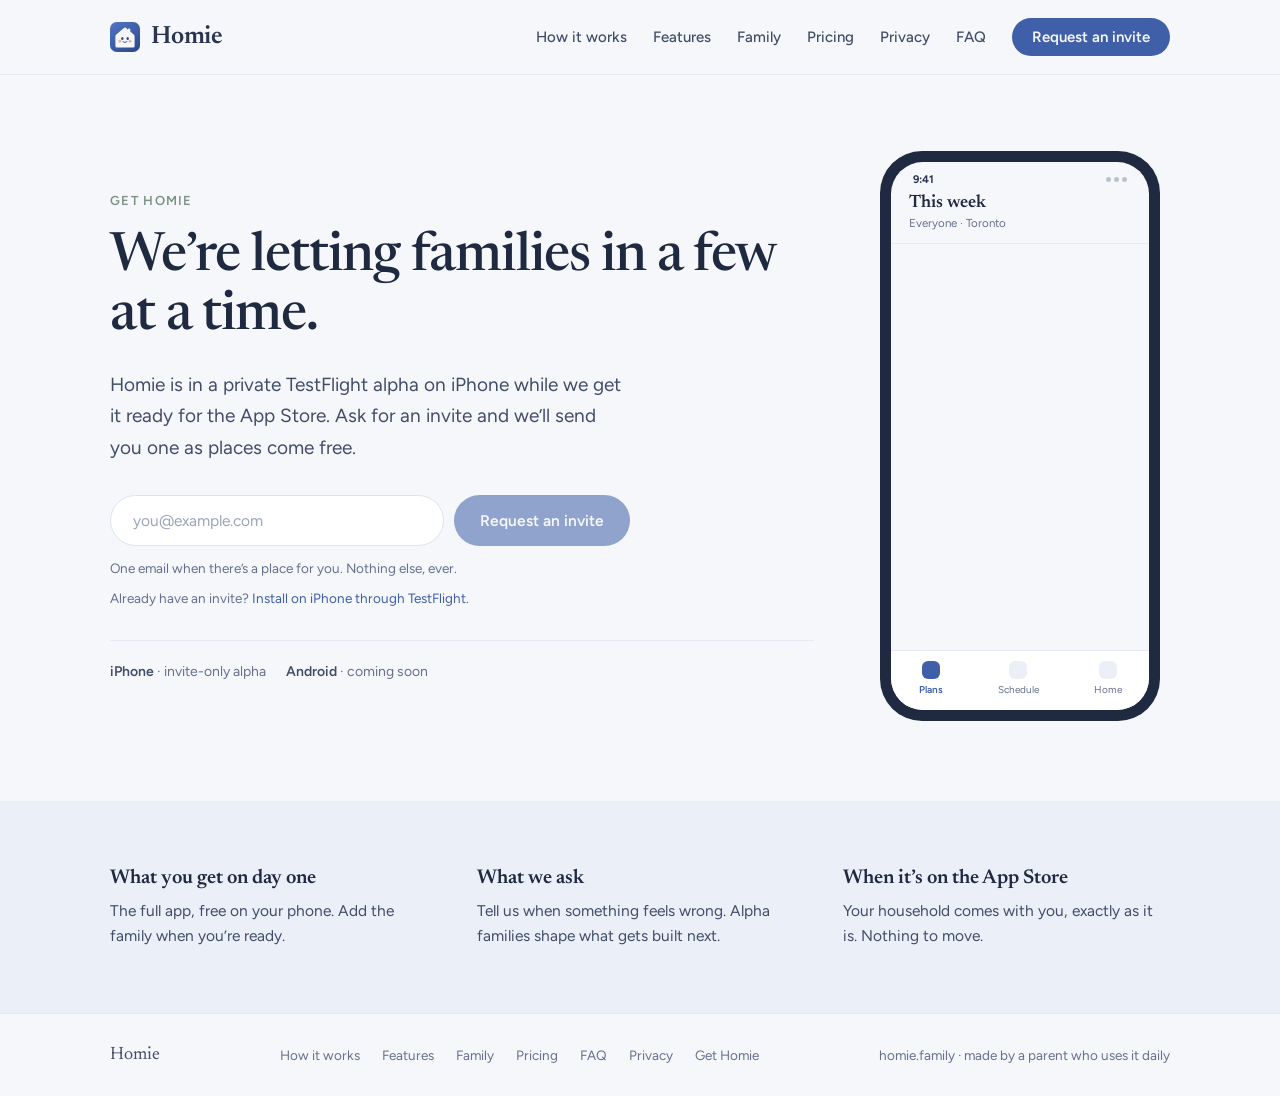
<file: get.html>
<!DOCTYPE html><html lang="en"><head>
<meta charset="utf-8">
<meta name="viewport" content="width=device-width, initial-scale=1">
<title>Get Homie — we're letting families in a few at a time</title>
<meta name="description" content="Homie is in a private TestFlight alpha on iPhone. Ask for an invite and we'll send you one as places come free.">
<link rel="icon" href="favicon.png" type="image/png">
<!-- Link-preview (WhatsApp/iMessage/etc.) — needs a fetchable raster at an
     absolute URL; SVG and data: URIs are ignored by most scrapers. The app's
     in-product "Share Homie" / invite links point at this page (INSTALL_URL
     in src/components/SyncSection.tsx), so it MUST stay deployed and MUST
     keep an install route for people who already hold an invite. -->
<meta property="og:type" content="website">
<meta property="og:site_name" content="Homie">
<meta property="og:title" content="Homie">
<meta property="og:description" content="A calm home for your family's schedule. Set up your own in a couple of minutes.">
<meta property="og:url" content="https://homie.family/get.html">
<meta property="og:image" content="https://homie.family/og.png">
<meta property="og:image:width" content="1024">
<meta property="og:image:height" content="1024">
<meta name="twitter:card" content="summary">
<meta name="twitter:title" content="Homie">
<meta name="twitter:description" content="A calm home for your family's schedule. Set up your own in a couple of minutes.">
<meta name="twitter:image" content="https://homie.family/og.png">
<link rel="stylesheet" href="styles.css?v=3">
</head><body class="p-get">
<header class="site-header">
<div class="header-inner">
<a class="brand" href="index.html">
<svg width="30" height="30" viewBox="0 0 100 100" aria-hidden="true" style="display:block;flex:none"><defs><linearGradient id="hm" x1="18" y1="6" x2="82" y2="100" gradientUnits="userSpaceOnUse"><stop offset="0" stop-color="#4E6FBE"/><stop offset=".48" stop-color="#3F5FA8"/><stop offset="1" stop-color="#2E4A8C"/></linearGradient></defs><rect width="100" height="100" rx="22.5" fill="url(#hm)"/><rect x="60" y="22" width="7.5" height="20" rx="2.87" fill="#F5F7FB"/><path fill="#F5F7FB" d="M52.6 19.1 L79 42 Q82 44.4 82 48 L82 80 Q82 85 77 85 L23 85 Q18 85 18 80 L18 48 Q18 44.4 21 42 L47.4 19.1 Q50 16.8 52.6 19.1 Z"/><circle cx="33" cy="64" r="4.8" fill="#E8A98C" opacity=".85"/><circle cx="67" cy="64" r="4.8" fill="#E8A98C" opacity=".85"/><ellipse cx="41" cy="55" rx="4" ry="5" fill="#2E4A8C"/><ellipse cx="59" cy="55" rx="4" ry="5" fill="#2E4A8C"/><path d="M43.5 66 Q50 71 56.5 66" fill="none" stroke="#2E4A8C" stroke-width="3" stroke-linecap="round"/></svg>
<span>Homie</span></a>
<input type="checkbox" id="nav-toggle" class="nav-toggle" aria-label="Menu">
<label for="nav-toggle" class="nav-burger" aria-hidden="true"><i></i><i></i><i></i></label>
<nav class="nav" aria-label="Main">
<a href="how-it-works.html">How it works</a>
<a href="features.html">Features</a>
<a href="family.html">Family</a>
<a href="pricing.html">Pricing</a>
<a href="privacy.html">Privacy</a>
<a href="faq.html">FAQ</a>
</nav>
<a class="cta" href="get.html" aria-current="page">Request an invite</a>
</div>
</header>

<main>
<section class="hero">
<div>
<p class="eyebrow">Get Homie</p>
<h1 class="h-page" style="margin-top:18px">We&rsquo;re letting families in a few at a time.</h1>
<p class="lead">Homie is in a private TestFlight alpha on iPhone while we get it ready for the App Store. Ask for an invite and we&rsquo;ll send you one as places come free.</p>

<form class="invite-form" id="invite-form" novalidate>
<input type="email" id="invite-email" name="email" placeholder="you@example.com" autocomplete="email" spellcheck="false" required aria-label="Your email address" aria-describedby="invite-note">
<button class="btn" type="submit">Request an invite</button>
</form>
<p class="form-error" id="invite-error" role="alert" hidden></p>
<div class="form-done" id="invite-done" role="status" hidden></div>
<p class="form-note" id="invite-note">One email when there&rsquo;s a place for you. Nothing else, ever.</p>
<noscript><p class="form-note"><a href="mailto:homie.family@protonmail.com?subject=Homie%20invite%20request">Email us for an invite</a> and we&rsquo;ll reply as places come free.</p></noscript>
<p class="have-invite">Already have an invite? <a href="https://testflight.apple.com/join/TnYA3wsn">Install on iPhone through TestFlight</a>.</p>

<div class="rule-row">
<span><strong>iPhone</strong> &middot; invite-only alpha</span><span><strong>Android</strong> &middot; coming soon</span>
</div>
</div>
<div class="phone phone-sm" aria-hidden="true">
<div class="phone-screen">
<div class="m-status"><span>9:41</span><span class="dots"><i></i><i></i><i></i></span></div>
<div class="appbar"><b>This week</b><small>Everyone &middot; Toronto</small></div>
<div class="scenes">
<div class="scene scene-a">
<div class="feed">
<div class="daylbl">SATURDAY</div>
<div class="pcardm">
<div class="ph"><b>Soccer tournament</b><small>9:00 AM</small></div>
<div class="chiprow"><span class="mchip"><i style="background:var(--member-1)"></i>Maya</span><span class="cov">Grandma drives</span></div>
<div class="hint"><span><i style="background:var(--sage-200)"></i>leave 8:20</span><span><i style="background:var(--sky-200)"></i>~25 min</span><span><i style="background:var(--accent)"></i>plays 9:00</span></div>
</div>
<div class="pcardm">
<div class="ph"><b>Swim lesson</b><small>11:00 AM</small></div>
<div class="chiprow"><span class="mchip"><i style="background:var(--member-2)"></i>Leo</span><span class="cov">Dad &middot; leave 10:35</span></div>
</div>
<div class="daylbl">SUNDAY</div>
<div class="pcardm">
<div class="ph"><b>Birthday party</b><small>2:00 PM</small></div>
<div class="chiprow"><span class="mchip"><i style="background:var(--member-2)"></i>Leo</span><span class="cov">across town</span></div>
</div>
</div>
</div>
<div class="scene scene-b">
<div class="scenetitle">Saturday &middot; a clash</div>
<div class="conf">
<div class="confhd"><span class="rdot"></span>Not enough adults <small>&middot; 6:00 PM</small></div>
<div class="clane"><span class="who">Maya</span><div class="ctrack"><div class="cblk" style="left:28%;width:48%;background:var(--accent);color:var(--on-accent)">Soccer</div></div></div>
<div class="clane"><span class="who">Leo</span><div class="ctrack"><div class="cblk" style="left:32%;width:46%;background:var(--accent);color:var(--on-accent)">Karate</div></div></div>
<div class="clane"><span class="who" style="color:var(--danger)">Dad</span><div class="ctrack" style="border-color:var(--danger-soft)"><div class="cblk" style="left:28%;width:50%;background:var(--danger-soft);color:var(--danger)">one driver</div></div></div>
<div class="fixrow"><span class="fchip on">Kate takes Leo</span><span class="fchip">Extra help</span></div>
<div class="resolved">&#10003; Resolved &mdash; both kids covered</div>
</div>
</div>
<div class="scene scene-c">
<div class="scenetitle">Before you say yes</div>
<div class="ask">Can we fit camping Aug 12&ndash;15?</div>
<div class="ans"><span class="ak">Yes &mdash; if 3 things give</span>Skip Maya&rsquo;s Thursday swim &middot; nanny&rsquo;s Friday off &middot; Leo&rsquo;s piano needs a ride.</div>
<div class="addbtn">Add to Plans &middot; +3 changes</div>
</div>
</div>
<div class="tabbar">
<span class="on"><i></i>Plans</span>
<span><i></i>Schedule</span>
<span><i></i>Home</span>
</div>
</div>
</div>
</section>

<section class="band day-one">
<div class="wrap grid-3">
<div>
<h3>What you get on day one</h3>
<p class="body-sm">The full app, free on your phone. Add the family when you&rsquo;re ready.</p>
</div>
<div>
<h3>What we ask</h3>
<p class="body-sm">Tell us when something feels wrong. Alpha families shape what gets built next.</p>
</div>
<div>
<h3>When it&rsquo;s on the App Store</h3>
<p class="body-sm">Your household comes with you, exactly as it is. Nothing to move.</p>
</div>
</div>
</section>
</main>

<footer class="site-footer">
<div class="footer-inner">
<a class="footer-mark" href="index.html">Homie</a>
<div class="footer-links">
<a href="how-it-works.html">How it works</a>
<a href="features.html">Features</a>
<a href="family.html">Family</a>
<a href="pricing.html">Pricing</a>
<a href="faq.html">FAQ</a>
<a href="privacy.html">Privacy</a>
<a href="get.html">Get Homie</a>
</div>
<span>homie.family &middot; made by a parent who uses it daily</span>
</div>
</footer>

<script>
/* Invite form. The site is static (GitHub Pages, no backend), so "submit"
   composes a mail to the contact address — the same route the CTA used
   before the redesign. Progressive enhancement: with no script the button
   still posts nothing, so a plain mailto sits in the <noscript> above. */
(function () {
  var form = document.getElementById('invite-form');
  var input = document.getElementById('invite-email');
  var button = form.querySelector('button');
  var error = document.getElementById('invite-error');
  var note = document.getElementById('invite-note');
  var done = document.getElementById('invite-done');
  var valid = function (v) { return /^[^\s@]+@[^\s@]+\.[^\s@]{2,}$/.test(v); };

  button.disabled = true;
  input.addEventListener('input', function () {
    button.disabled = !valid(input.value.trim());
    error.hidden = true;
  });

  form.addEventListener('submit', function (e) {
    e.preventDefault();
    var address = input.value.trim();
    if (!valid(address)) {
      error.textContent = 'That doesn’t look like an email address — mind checking it?';
      error.hidden = false;
      return;
    }
    try {
      window.location.href = 'mailto:homie.family@protonmail.com'
        + '?subject=' + encodeURIComponent('Homie invite request')
        + '&body=' + encodeURIComponent('Please add ' + address + ' to the Homie invite list.');
    } catch (err) {
      error.textContent = 'Something went wrong opening your email app. Write to homie.family@protonmail.com and we’ll sort it out.';
      error.hidden = false;
      return;
    }
    form.hidden = true;
    note.hidden = true;
    error.hidden = true;
    done.textContent = 'We’ve opened an email addressed to us with ' + address
      + ' in it. Send it and you’re on the list — we’ll write back when there’s a place.';
    done.hidden = false;
  });
})();
</script>
</body></html>
</file>
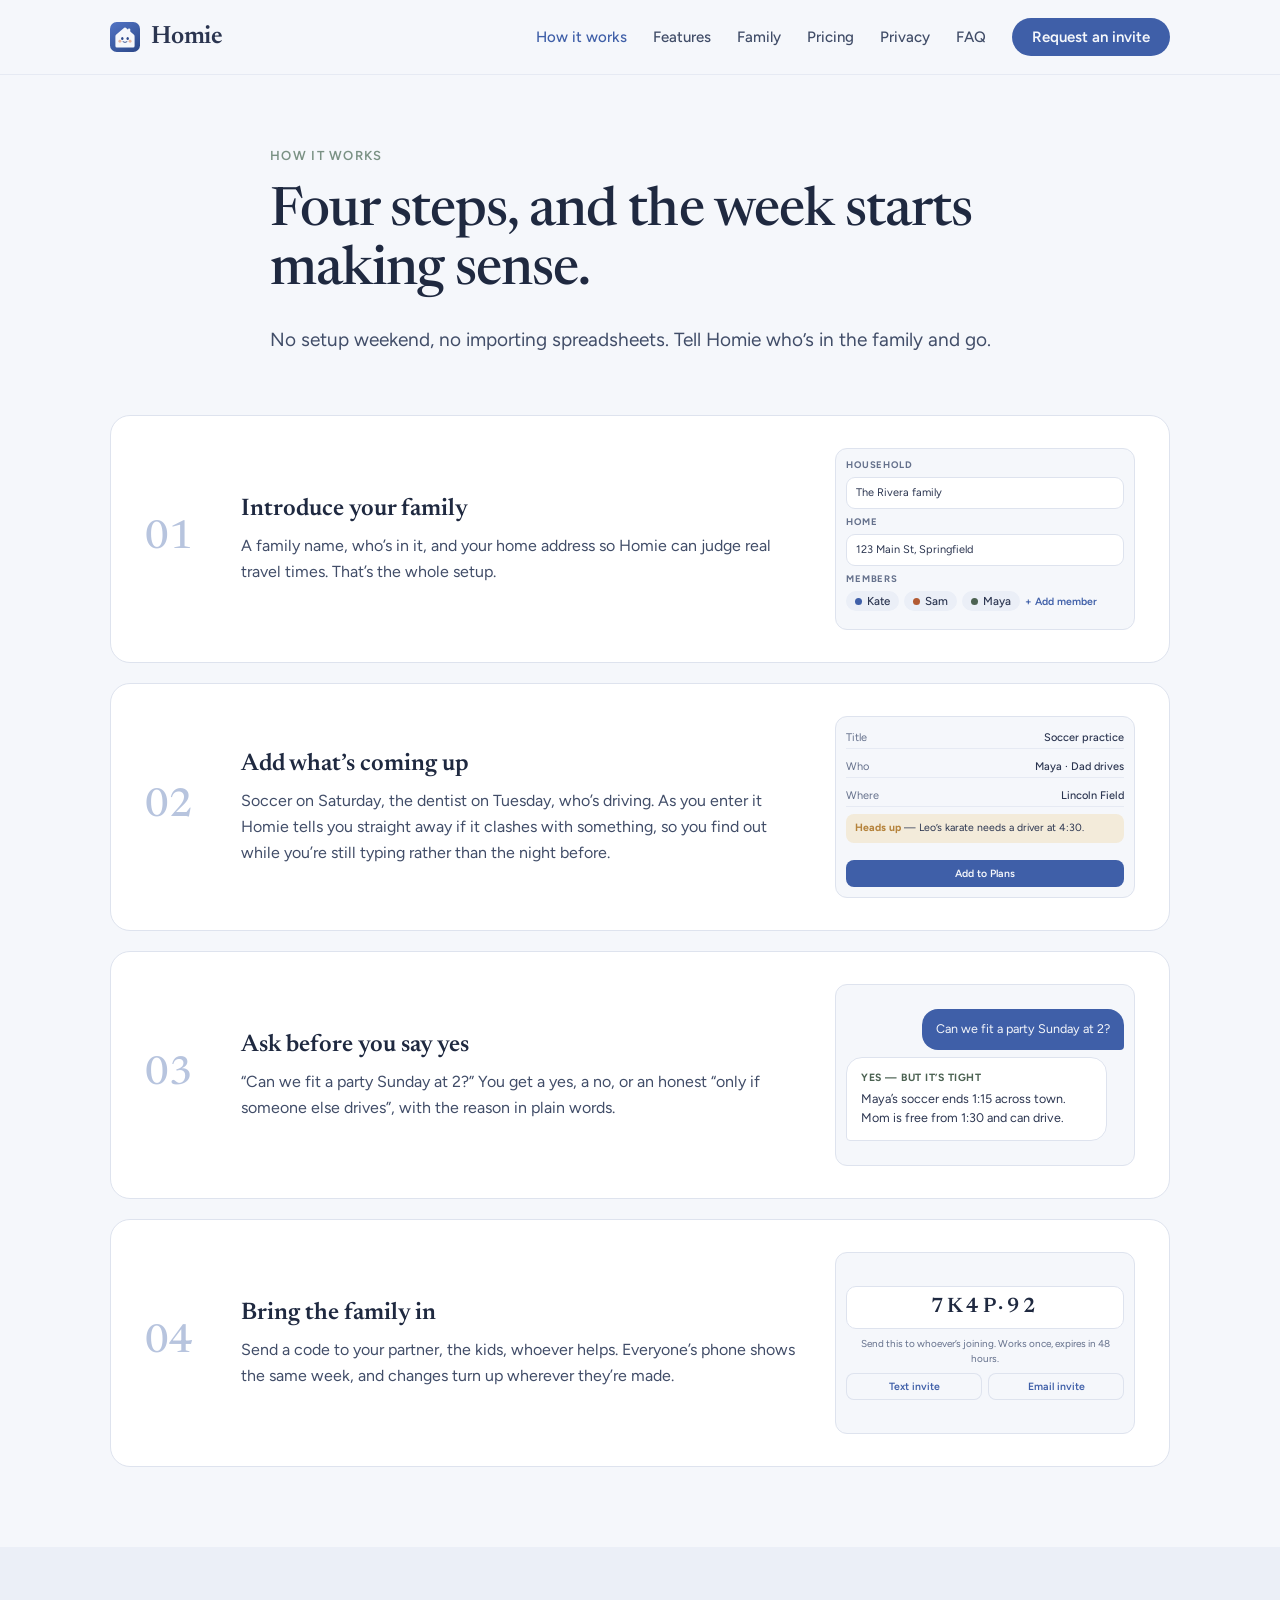
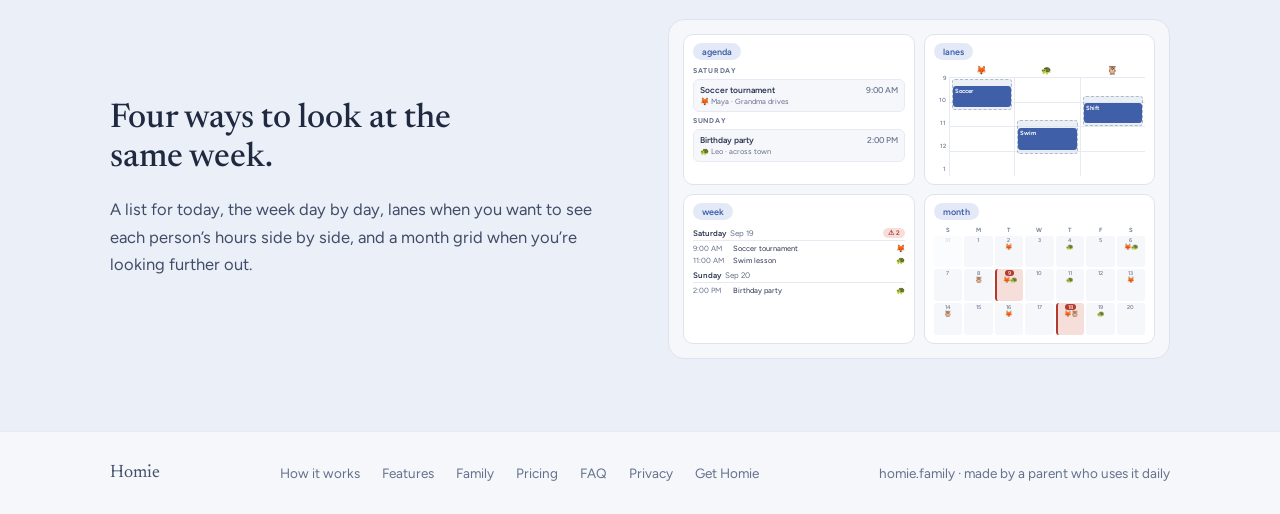
<file: how-it-works.html>
<!DOCTYPE html><html lang="en"><head>
<meta charset="utf-8">
<meta name="viewport" content="width=device-width, initial-scale=1">
<title>How Homie works — four steps, and the week starts making sense</title>
<meta name="description" content="Introduce your family, add what's coming up, ask before you say yes, and bring everyone in. No setup weekend, no spreadsheets to import.">
<link rel="icon" href="favicon.png" type="image/png">
<meta property="og:type" content="website">
<meta property="og:site_name" content="Homie">
<meta property="og:title" content="How Homie works">
<meta property="og:description" content="Four steps, and the week starts making sense. No setup weekend, no importing spreadsheets.">
<meta property="og:url" content="https://homie.family/how-it-works.html">
<meta property="og:image" content="https://homie.family/og.png">
<meta name="twitter:card" content="summary">
<link rel="stylesheet" href="styles.css?v=3">
</head><body class="p-hiw">
<header class="site-header">
<div class="header-inner">
<a class="brand" href="index.html">
<svg width="30" height="30" viewBox="0 0 100 100" aria-hidden="true" style="display:block;flex:none"><defs><linearGradient id="hm" x1="18" y1="6" x2="82" y2="100" gradientUnits="userSpaceOnUse"><stop offset="0" stop-color="#4E6FBE"/><stop offset=".48" stop-color="#3F5FA8"/><stop offset="1" stop-color="#2E4A8C"/></linearGradient></defs><rect width="100" height="100" rx="22.5" fill="url(#hm)"/><rect x="60" y="22" width="7.5" height="20" rx="2.87" fill="#F5F7FB"/><path fill="#F5F7FB" d="M52.6 19.1 L79 42 Q82 44.4 82 48 L82 80 Q82 85 77 85 L23 85 Q18 85 18 80 L18 48 Q18 44.4 21 42 L47.4 19.1 Q50 16.8 52.6 19.1 Z"/><circle cx="33" cy="64" r="4.8" fill="#E8A98C" opacity=".85"/><circle cx="67" cy="64" r="4.8" fill="#E8A98C" opacity=".85"/><ellipse cx="41" cy="55" rx="4" ry="5" fill="#2E4A8C"/><ellipse cx="59" cy="55" rx="4" ry="5" fill="#2E4A8C"/><path d="M43.5 66 Q50 71 56.5 66" fill="none" stroke="#2E4A8C" stroke-width="3" stroke-linecap="round"/></svg>
<span>Homie</span></a>
<input type="checkbox" id="nav-toggle" class="nav-toggle" aria-label="Menu">
<label for="nav-toggle" class="nav-burger" aria-hidden="true"><i></i><i></i><i></i></label>
<nav class="nav" aria-label="Main">
<a href="how-it-works.html" aria-current="page">How it works</a>
<a href="features.html">Features</a>
<a href="family.html">Family</a>
<a href="pricing.html">Pricing</a>
<a href="privacy.html">Privacy</a>
<a href="faq.html">FAQ</a>
</nav>
<a class="cta" href="get.html">Request an invite</a>
</div>
</header>

<main>
<div class="intro">
<p class="eyebrow">How it works</p>
<h1 class="h-page" style="margin-top:18px">Four steps, and the week starts making sense.</h1>
<p class="lead" style="margin-top:24px">No setup weekend, no importing spreadsheets. Tell Homie who&rsquo;s in the family and go.</p>
</div>

<div class="steps">
<div class="card step">
<div class="num">01</div>
<div>
<h3>Introduce your family</h3>
<p class="body">A family name, who&rsquo;s in it, and your home address so Homie can judge real travel times. That&rsquo;s the whole setup.</p>
</div>
<div class="mock">
<div class="mock-sec">Household</div>
<div class="mock-field">The Rivera family</div>
<div class="mock-sec">Home</div>
<div class="mock-field">123 Main St, Springfield</div>
<div class="mock-sec">Members</div>
<div class="mock-chips"><span class="mchip"><i style="background:var(--member-1)"></i>Kate</span><span class="mchip"><i style="background:var(--member-3)"></i>Sam</span><span class="mchip"><i style="background:var(--member-2)"></i>Maya</span><span class="mock-add">+ Add member</span></div>
</div>
</div>
<div class="card step">
<div class="num">02</div>
<div>
<h3>Add what&rsquo;s coming up</h3>
<p class="body">Soccer on Saturday, the dentist on Tuesday, who&rsquo;s driving. As you enter it Homie tells you straight away if it clashes with something, so you find out while you&rsquo;re still typing rather than the night before.</p>
</div>
<div class="mock">
<div class="mock-row"><span class="k">Title</span><span class="v">Soccer practice</span></div>
<div class="mock-row"><span class="k">Who</span><span class="v">Maya &middot; Dad drives</span></div>
<div class="mock-row"><span class="k">Where</span><span class="v">Lincoln Field</span></div>
<div class="mock-warn"><b>Heads up</b> &mdash; Leo&rsquo;s karate needs a driver at 4:30.</div>
<div class="mock-btns"><span class="mock-btn">Add to Plans</span></div>
</div>
</div>
<div class="card step">
<div class="num">03</div>
<div>
<h3>Ask before you say yes</h3>
<p class="body">&ldquo;Can we fit a party Sunday at 2?&rdquo; You get a yes, a no, or an honest &ldquo;only if someone else drives&rdquo;, with the reason in plain words.</p>
</div>
<div class="mock" style="justify-content:center">
<div class="ask">Can we fit a party Sunday at 2?</div>
<div class="ans"><span class="ak">Yes &mdash; but it&rsquo;s tight</span>Maya&rsquo;s soccer ends 1:15 across town. Mom is free from 1:30 and can drive.</div>
</div>
</div>
<div class="card step">
<div class="num">04</div>
<div>
<h3>Bring the family in</h3>
<p class="body">Send a code to your partner, the kids, whoever helps. Everyone&rsquo;s phone shows the same week, and changes turn up wherever they&rsquo;re made.</p>
</div>
<div class="mock" style="justify-content:center">
<div class="mock-code">7K4P&middot;92</div>
<div class="mock-note">Send this to whoever&rsquo;s joining. Works once, expires in 48 hours.</div>
<div class="mock-btns" style="margin-top:0"><span class="mock-btn ghost">Text invite</span><span class="mock-btn ghost">Email invite</span></div>
</div>
</div>
</div>

<section class="band views">
<div class="wrap duo-wide">
<div>
<h2 class="h-sec-sm">Four ways to look at the same week.</h2>
<p class="body-md">A list for today, the week day by day, lanes when you want to see each person&rsquo;s hours side by side, and a month grid when you&rsquo;re looking further out.</p>
</div>
<div class="mock mock-lg">
<div class="mock-views">

<div class="mock-view"><em>agenda</em>
<div class="mv-agenda">
<div class="mv-day">Saturday</div>
<div class="mv-card"><b>Soccer tournament<i>9:00 AM</i></b><s>&#129418; Maya &middot; Grandma drives</s></div>
<div class="mv-day">Sunday</div>
<div class="mv-card"><b>Birthday party<i>2:00 PM</i></b><s>&#128034; Leo &middot; across town</s></div>
</div>
</div>

<div class="mock-view"><em>lanes</em>
<div class="mv-lanes">
<div class="mv-lhead"><span></span><span>&#129418;</span><span>&#128034;</span><span>&#129417;</span></div>
<div class="mv-lbody">
<div class="mv-hours"><i>9</i><i>10</i><i>11</i><i>12</i><i>1</i></div>
<div class="mv-cols">
<div class="mv-col"><div class="mv-fp" style="top:2%;height:32%"></div><div class="mv-anchor" style="top:9%;height:22%">Soccer</div></div>
<div class="mv-col"><div class="mv-fp" style="top:44%;height:34%"></div><div class="mv-anchor" style="top:52%;height:22%">Swim</div></div>
<div class="mv-col"><div class="mv-fp" style="top:20%;height:30%"></div><div class="mv-anchor" style="top:27%;height:20%">Shift</div></div>
</div>
</div>
</div>
</div>

<div class="mock-view"><em>week</em>
<div class="mv-week">
<div class="mv-wday"><b>Saturday<i>Sep 19</i></b><span class="mv-badge">&#9888; 2</span></div>
<div class="mv-ev"><time>9:00 AM</time><span>Soccer tournament</span><span>&#129418;</span></div>
<div class="mv-ev"><time>11:00 AM</time><span>Swim lesson</span><span>&#128034;</span></div>
<div class="mv-wday"><b>Sunday<i>Sep 20</i></b></div>
<div class="mv-ev"><time>2:00 PM</time><span>Birthday party</span><span>&#128034;</span></div>
</div>
</div>

<div class="mock-view"><em>month</em>
<div class="mv-month">
<div class="mv-mhead"><span>S</span><span>M</span><span>T</span><span>W</span><span>T</span><span>F</span><span>S</span></div>
<div class="mv-mgrid">
<div class="mv-cell out"><u>31</u></div><div class="mv-cell"><u>1</u></div><div class="mv-cell"><u>2</u><span>&#129418;</span></div><div class="mv-cell"><u>3</u></div><div class="mv-cell"><u>4</u><span>&#128034;</span></div><div class="mv-cell"><u>5</u></div><div class="mv-cell"><u>6</u><span>&#129418;&#128034;</span></div>
<div class="mv-cell"><u>7</u></div><div class="mv-cell"><u>8</u><span>&#129417;</span></div><div class="mv-cell bad"><u>9</u><span>&#129418;&#128034;</span></div><div class="mv-cell"><u>10</u></div><div class="mv-cell"><u>11</u><span>&#128034;</span></div><div class="mv-cell"><u>12</u></div><div class="mv-cell"><u>13</u><span>&#129418;</span></div>
<div class="mv-cell"><u>14</u><span>&#129417;</span></div><div class="mv-cell"><u>15</u></div><div class="mv-cell"><u>16</u><span>&#129418;</span></div><div class="mv-cell"><u>17</u></div><div class="mv-cell bad"><u>18</u><span>&#129418;&#129417;</span></div><div class="mv-cell"><u>19</u><span>&#128034;</span></div><div class="mv-cell"><u>20</u></div>
</div>
</div>
</div>

</div>
</div>
</div>
</section>
</main>

<footer class="site-footer">
<div class="footer-inner">
<a class="footer-mark" href="index.html">Homie</a>
<div class="footer-links">
<a href="how-it-works.html">How it works</a>
<a href="features.html">Features</a>
<a href="family.html">Family</a>
<a href="pricing.html">Pricing</a>
<a href="faq.html">FAQ</a>
<a href="privacy.html">Privacy</a>
<a href="get.html">Get Homie</a>
</div>
<span>homie.family &middot; made by a parent who uses it daily</span>
</div>
</footer>
</body></html>
</file>
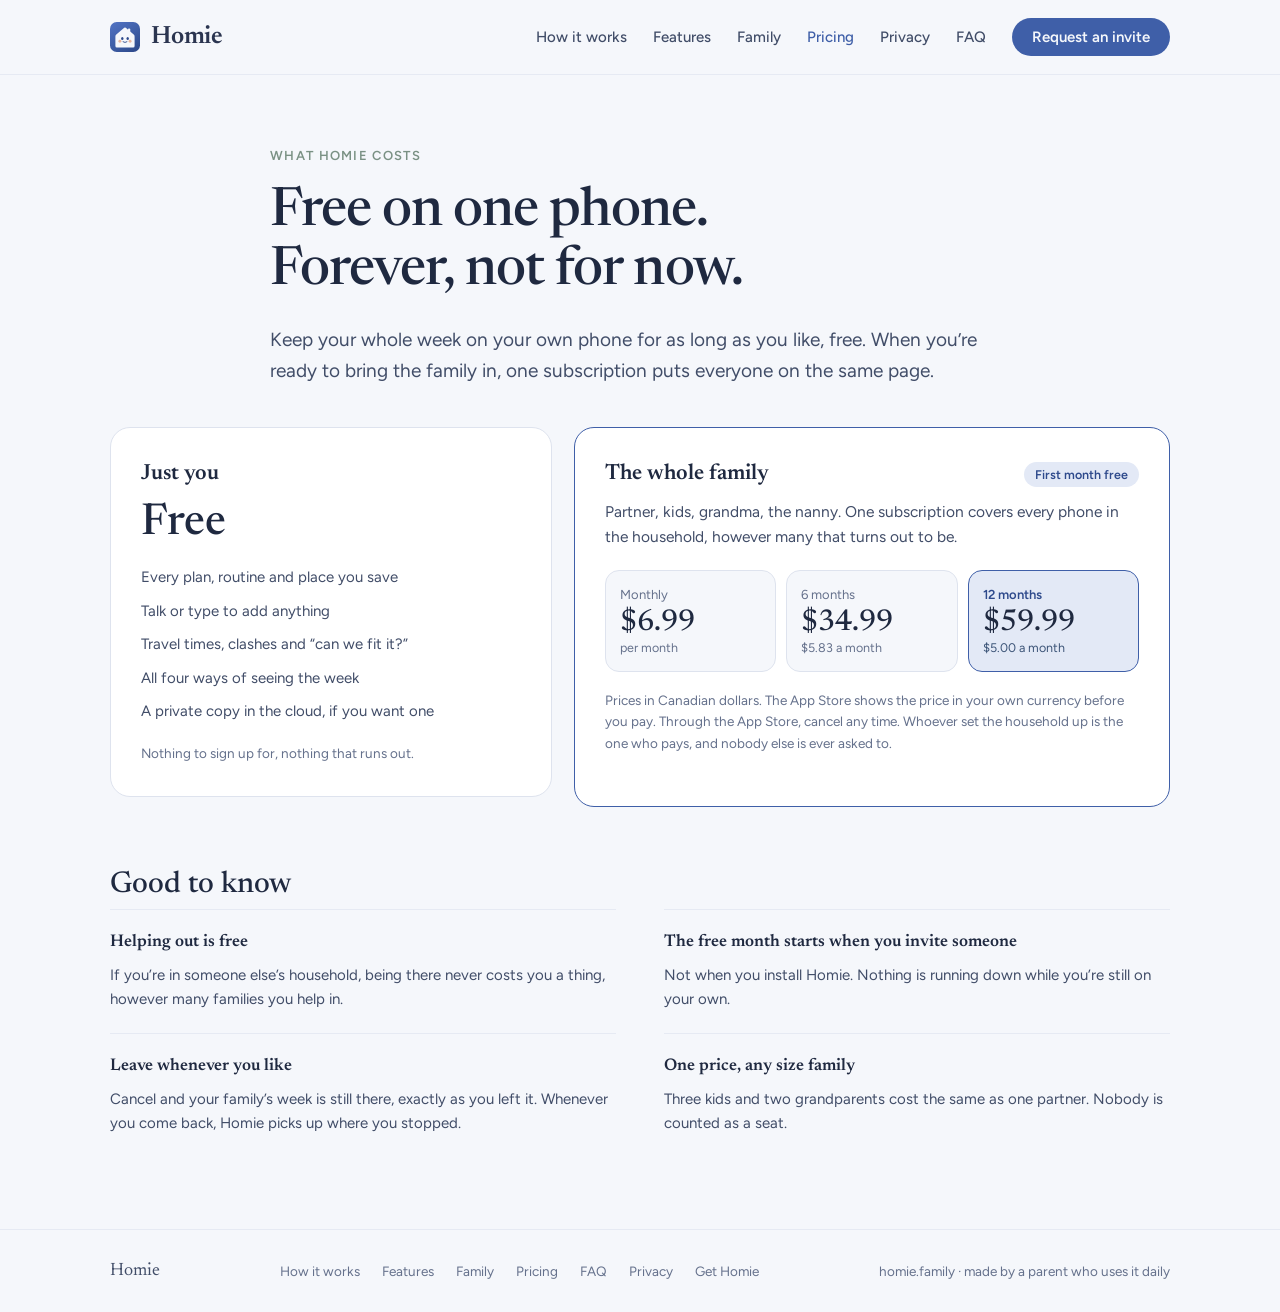
<file: pricing.html>
<!DOCTYPE html><html lang="en"><head>
<meta charset="utf-8">
<meta name="viewport" content="width=device-width, initial-scale=1">
<title>Pricing — free on one phone, forever</title>
<meta name="description" content="Homie is free on your own phone for as long as you like. Sharing with the family is one household subscription: $6.99 a month, $34.99 for six months, $59.99 for twelve (Canadian dollars). First month free.">
<link rel="icon" href="favicon.png" type="image/png">
<meta property="og:type" content="website">
<meta property="og:site_name" content="Homie">
<meta property="og:title" content="Pricing — Homie">
<meta property="og:description" content="Free on one phone, forever. When you're ready to bring the family in, one subscription puts everyone on the same page.">
<meta property="og:url" content="https://homie.family/pricing.html">
<meta property="og:image" content="https://homie.family/og.png">
<meta name="twitter:card" content="summary">
<link rel="stylesheet" href="styles.css?v=3">
</head><body class="p-price">
<header class="site-header">
<div class="header-inner">
<a class="brand" href="index.html">
<svg width="30" height="30" viewBox="0 0 100 100" aria-hidden="true" style="display:block;flex:none"><defs><linearGradient id="hm" x1="18" y1="6" x2="82" y2="100" gradientUnits="userSpaceOnUse"><stop offset="0" stop-color="#4E6FBE"/><stop offset=".48" stop-color="#3F5FA8"/><stop offset="1" stop-color="#2E4A8C"/></linearGradient></defs><rect width="100" height="100" rx="22.5" fill="url(#hm)"/><rect x="60" y="22" width="7.5" height="20" rx="2.87" fill="#F5F7FB"/><path fill="#F5F7FB" d="M52.6 19.1 L79 42 Q82 44.4 82 48 L82 80 Q82 85 77 85 L23 85 Q18 85 18 80 L18 48 Q18 44.4 21 42 L47.4 19.1 Q50 16.8 52.6 19.1 Z"/><circle cx="33" cy="64" r="4.8" fill="#E8A98C" opacity=".85"/><circle cx="67" cy="64" r="4.8" fill="#E8A98C" opacity=".85"/><ellipse cx="41" cy="55" rx="4" ry="5" fill="#2E4A8C"/><ellipse cx="59" cy="55" rx="4" ry="5" fill="#2E4A8C"/><path d="M43.5 66 Q50 71 56.5 66" fill="none" stroke="#2E4A8C" stroke-width="3" stroke-linecap="round"/></svg>
<span>Homie</span></a>
<input type="checkbox" id="nav-toggle" class="nav-toggle" aria-label="Menu">
<label for="nav-toggle" class="nav-burger" aria-hidden="true"><i></i><i></i><i></i></label>
<nav class="nav" aria-label="Main">
<a href="how-it-works.html">How it works</a>
<a href="features.html">Features</a>
<a href="family.html">Family</a>
<a href="pricing.html" aria-current="page">Pricing</a>
<a href="privacy.html">Privacy</a>
<a href="faq.html">FAQ</a>
</nav>
<a class="cta" href="get.html">Request an invite</a>
</div>
</header>

<main>
<div class="intro">
<p class="eyebrow">What Homie costs</p>
<h1 class="h-page" style="margin-top:18px">Free on one phone.<br>Forever, not for now.</h1>
<p class="lead" style="margin-top:24px">Keep your whole week on your own phone for as long as you like, free. When you&rsquo;re ready to bring the family in, one subscription puts everyone on the same page.</p>
</div>

<div class="plans">
<div class="card plan plan-solo">
<h3 class="h-card">Just you</h3>
<div class="price">Free</div>
<div class="features">
<span>Every plan, routine and place you save</span>
<span>Talk or type to add anything</span>
<span>Travel times, clashes and &ldquo;can we fit it?&rdquo;</span>
<span>All four ways of seeing the week</span>
<span>A private copy in the cloud, if you want one</span>
</div>
<p class="small">Nothing to sign up for, nothing that runs out.</p>
</div>
<div class="card plan plan-family">
<div class="plan-head">
<h3 class="h-card">The whole family</h3>
<span class="badge">First month free</span>
</div>
<p class="body-sm">Partner, kids, grandma, the nanny. One subscription covers every phone in the household, however many that turns out to be.</p>
<div class="terms">
<div class="term">
<div class="t">Monthly</div>
<div class="amt">&#36;6.99</div>
<div class="sub">per month</div>
</div>
<div class="term">
<div class="t">6 months</div>
<div class="amt">&#36;34.99</div>
<div class="sub">&#36;5.83 a month</div>
</div>
<div class="term term-best">
<div class="t">12 months</div>
<div class="amt">&#36;59.99</div>
<div class="sub">&#36;5.00 a month</div>
</div>
</div>
<p class="small">Prices in Canadian dollars. The App Store shows the price in your own currency before you pay. Through the App Store, cancel any time. Whoever set the household up is the one who pays, and nobody else is ever asked to.</p>
</div>
</div>

<div class="good">
<h2 class="h-sec-xs">Good to know</h2>
<div class="notes">
<div>
<h4 class="h-note">Helping out is free</h4>
<p>If you&rsquo;re in someone else&rsquo;s household, being there never costs you a thing, however many families you help in.</p>
</div>
<div>
<h4 class="h-note">The free month starts when you invite someone</h4>
<p>Not when you install Homie. Nothing is running down while you&rsquo;re still on your own.</p>
</div>
<div>
<h4 class="h-note">Leave whenever you like</h4>
<p>Cancel and your family&rsquo;s week is still there, exactly as you left it. Whenever you come back, Homie picks up where you stopped.</p>
</div>
<div>
<h4 class="h-note">One price, any size family</h4>
<p>Three kids and two grandparents cost the same as one partner. Nobody is counted as a seat.</p>
</div>
</div>
</div>
</main>

<footer class="site-footer">
<div class="footer-inner">
<a class="footer-mark" href="index.html">Homie</a>
<div class="footer-links">
<a href="how-it-works.html">How it works</a>
<a href="features.html">Features</a>
<a href="family.html">Family</a>
<a href="pricing.html">Pricing</a>
<a href="faq.html">FAQ</a>
<a href="privacy.html">Privacy</a>
<a href="get.html">Get Homie</a>
</div>
<span>homie.family &middot; made by a parent who uses it daily</span>
</div>
</footer>
</body></html>
</file>
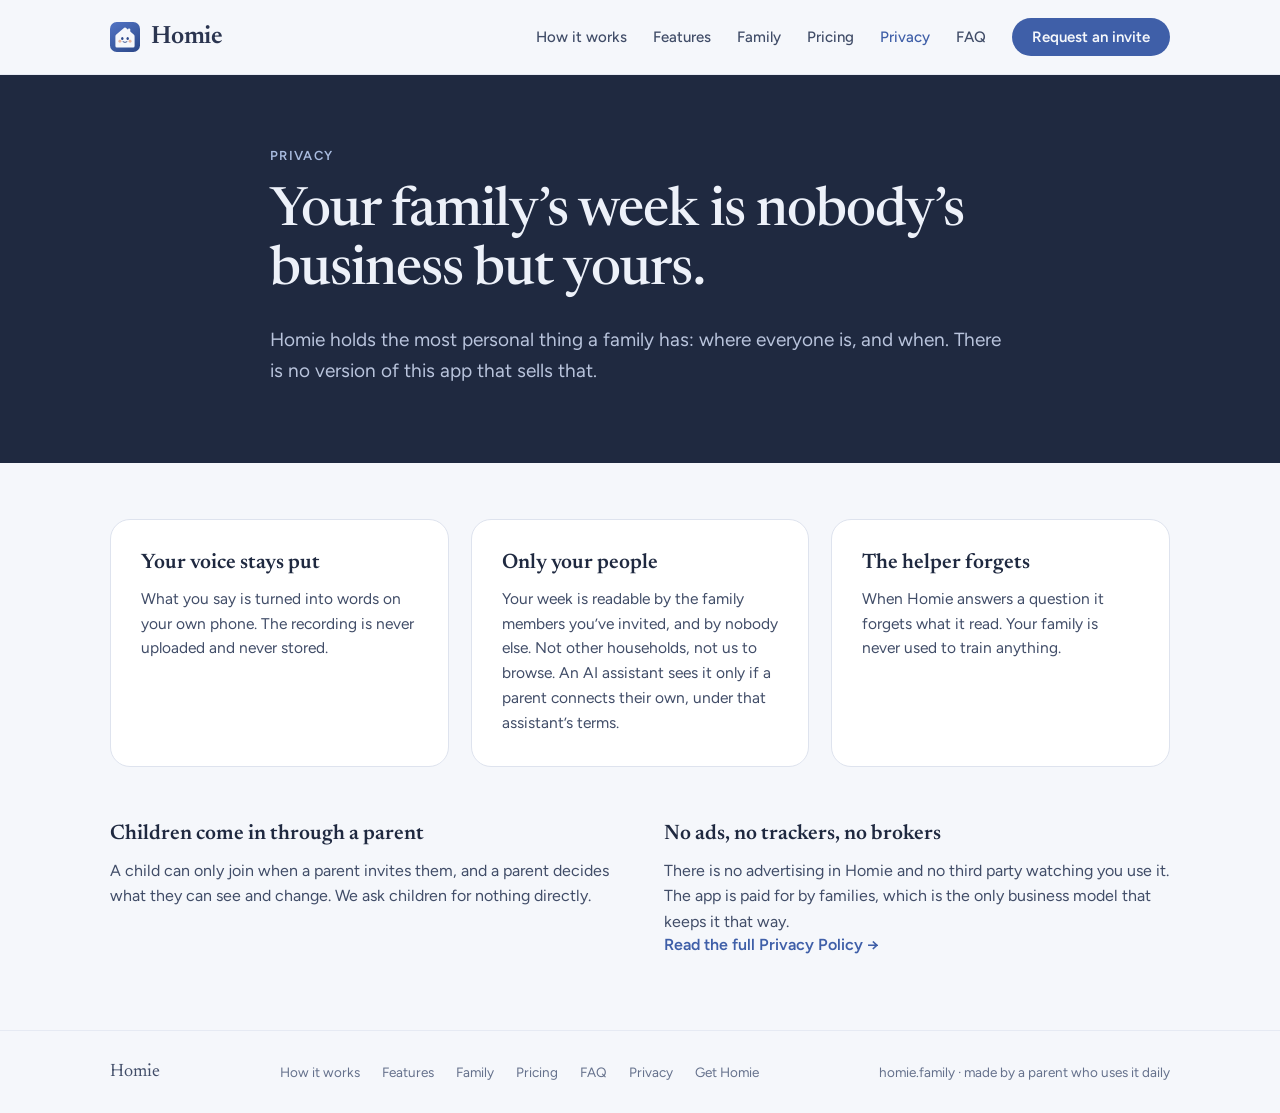
<file: privacy.html>
<!DOCTYPE html><html lang="en"><head>
<meta charset="utf-8">
<meta name="viewport" content="width=device-width, initial-scale=1">
<title>Privacy — your family's week is nobody's business but yours</title>
<meta name="description" content="Voice stays on your phone. Your week is readable only by the family you invited. No ads, no trackers, no data brokers. Children come in through a parent.">
<link rel="icon" href="favicon.png" type="image/png">
<meta property="og:type" content="website">
<meta property="og:site_name" content="Homie">
<meta property="og:title" content="Privacy — Homie">
<meta property="og:description" content="Homie holds the most personal thing a family has: where everyone is, and when. There is no version of this app that sells that.">
<meta property="og:url" content="https://homie.family/privacy.html">
<meta property="og:image" content="https://homie.family/og.png">
<meta name="twitter:card" content="summary">
<link rel="stylesheet" href="styles.css?v=3">
</head><body class="p-priv">
<header class="site-header">
<div class="header-inner">
<a class="brand" href="index.html">
<svg width="30" height="30" viewBox="0 0 100 100" aria-hidden="true" style="display:block;flex:none"><defs><linearGradient id="hm" x1="18" y1="6" x2="82" y2="100" gradientUnits="userSpaceOnUse"><stop offset="0" stop-color="#4E6FBE"/><stop offset=".48" stop-color="#3F5FA8"/><stop offset="1" stop-color="#2E4A8C"/></linearGradient></defs><rect width="100" height="100" rx="22.5" fill="url(#hm)"/><rect x="60" y="22" width="7.5" height="20" rx="2.87" fill="#F5F7FB"/><path fill="#F5F7FB" d="M52.6 19.1 L79 42 Q82 44.4 82 48 L82 80 Q82 85 77 85 L23 85 Q18 85 18 80 L18 48 Q18 44.4 21 42 L47.4 19.1 Q50 16.8 52.6 19.1 Z"/><circle cx="33" cy="64" r="4.8" fill="#E8A98C" opacity=".85"/><circle cx="67" cy="64" r="4.8" fill="#E8A98C" opacity=".85"/><ellipse cx="41" cy="55" rx="4" ry="5" fill="#2E4A8C"/><ellipse cx="59" cy="55" rx="4" ry="5" fill="#2E4A8C"/><path d="M43.5 66 Q50 71 56.5 66" fill="none" stroke="#2E4A8C" stroke-width="3" stroke-linecap="round"/></svg>
<span>Homie</span></a>
<input type="checkbox" id="nav-toggle" class="nav-toggle" aria-label="Menu">
<label for="nav-toggle" class="nav-burger" aria-hidden="true"><i></i><i></i><i></i></label>
<nav class="nav" aria-label="Main">
<a href="how-it-works.html">How it works</a>
<a href="features.html">Features</a>
<a href="family.html">Family</a>
<a href="pricing.html">Pricing</a>
<a href="privacy.html" aria-current="page">Privacy</a>
<a href="faq.html">FAQ</a>
</nav>
<a class="cta" href="get.html">Request an invite</a>
</div>
</header>

<main>
<section class="band-dark hero">
<div class="intro">
<p class="eyebrow eyebrow-inv">Privacy</p>
<h1 class="h-page" style="margin-top:18px">Your family&rsquo;s week is nobody&rsquo;s business but yours.</h1>
<p class="lead">Homie holds the most personal thing a family has: where everyone is, and when. There is no version of this app that sells that.</p>
</div>
</section>

<div class="cards grid-3">
<div class="card">
<h3 class="h-card-sm">Your voice stays put</h3>
<p class="body-sm">What you say is turned into words on your own phone. The recording is never uploaded and never stored.</p>
</div>
<div class="card">
<h3 class="h-card-sm">Only your people</h3>
<p class="body-sm">Your week is readable by the family members you&rsquo;ve invited, and by nobody else. Not other households, not us to browse. An AI assistant sees it only if a parent connects their own, under that assistant&rsquo;s terms.</p>
</div>
<div class="card">
<h3 class="h-card-sm">The helper forgets</h3>
<p class="body-sm">When Homie answers a question it forgets what it read. Your family is never used to train anything.</p>
</div>
</div>

<div class="closing duo">
<div>
<h3 class="h-card-sm">Children come in through a parent</h3>
<p class="body">A child can only join when a parent invites them, and a parent decides what they can see and change. We ask children for nothing directly.</p>
</div>
<div>
<h3 class="h-card-sm">No ads, no trackers, no brokers</h3>
<p class="body">There is no advertising in Homie and no third party watching you use it. The app is paid for by families, which is the only business model that keeps it that way.</p>
<a class="policy" href="https://privacy.homie.family/">Read the full Privacy Policy &rarr;</a>
</div>
</div>
</main>

<footer class="site-footer">
<div class="footer-inner">
<a class="footer-mark" href="index.html">Homie</a>
<div class="footer-links">
<a href="how-it-works.html">How it works</a>
<a href="features.html">Features</a>
<a href="family.html">Family</a>
<a href="pricing.html">Pricing</a>
<a href="faq.html">FAQ</a>
<a href="privacy.html">Privacy</a>
<a href="get.html">Get Homie</a>
</div>
<span>homie.family &middot; made by a parent who uses it daily</span>
</div>
</footer>
</body></html>
</file>
<file: styles.css>
/* ============================================================
   Homie — homie.family marketing site
   Single self-contained stylesheet. No build step, no local
   imports: the only external dependency is Google Fonts below.

   Sections:
     1. Fonts + design tokens (the existing Homie design system,
        flattened from tokens/*.css into :root so this file stands
        alone). Theme: Cornflower.
     2. Shared site chrome — sticky header, footer, buttons,
        containers, bands, cards, headings.
     3. Shared content blocks used by more than one page
        (screenshot slots, phone frame, chat bubbles, committed
        window bar).
     4. Per-page CSS, each scoped under a body class (.p-home,
        .p-hiw, .p-feat, .p-fam, .p-price, .p-priv, .p-faq,
        .p-get) so nothing collides.
     5. Responsive rules, then reduced-motion overrides.
   ============================================================ */

@import url("https://fonts.googleapis.com/css2?family=Newsreader:ital,opsz,wght@0,6..72,400;0,6..72,500;0,6..72,600;1,6..72,400&family=Figtree:wght@400;500;600;700&display=swap");

/* === 1. Design tokens (existing system) === */
:root {
  /* Cool neutrals */
  --cream-50: #F5F7FB;
  --cream-100: #FFFFFF;
  --cream-200: #E9EDF5;
  --cream-300: #EDE9DC;
  /* Ink */
  --ink-900: #1F2940;
  --ink-800: #2B3550;
  --ink-600: #414D68;
  --ink-400: #65718C;
  --ink-300: #9BA5BB;
  --ink-200: #B7C4DE;
  /* Cornflower accent */
  --terra-600: #2E4A8C;
  --terra-500: #3F5FA8;
  --terra-200: #E3E9F6;
  /* Support tints */
  --sage-600: #4C6252;
  --sage-400: #7A9184;
  --sage-200: #E0E9E2;
  --sage-eyebrow: #7A9184;
  --sky-600: #3D5578;
  --sky-400: #6C82A3;
  --sky-200: #D9E4F0;
  --sand-600: #7C7048;
  --sand-400: #99906B;
  /* Borders */
  --line: #DEE3EE;
  --line-soft: #E6EAF3;
  /* Inverse (dark section) */
  --inv-bg: #1F2940;
  --inv-heading: #EDF1F9;
  --inv-body: #B9C4DC;
  --inv-muted: #9AA7C4;
  --inv-accent: #A9BCE0;
  --inv-link: #C3D2EE;
  /* Semantic aliases */
  --surface-page: var(--cream-50);
  --surface-card: var(--cream-100);
  --surface-section: #EBEFF7;
  --surface-inverse: var(--inv-bg);
  --text-heading: var(--ink-900);
  --text-body: var(--ink-600);
  --text-strong: var(--ink-800);
  --text-muted: var(--ink-400);
  --text-placeholder: var(--ink-300);
  --text-faint: var(--ink-200);
  --accent: var(--terra-500);
  --accent-hover: var(--terra-600);
  --on-accent: #F5F7FB;
  --border: var(--line);
  --border-hover: #C7D0E4;
  --selection: #DCE4F4;
  /* Status */
  --danger: #B23A2E;
  --danger-soft: #F6DFDA;
  --warn: #B5833C;
  --warn-soft: #F3EBDA;
  --ok-soft: #E6EFE9;
  --ok: var(--sage-600);
  /* Member lane colors */
  --member-1: #3F5FA8;
  --member-2: #4C6252;
  --member-3: #B25A32;
  --member-4: #8A6A1F;
  --member-5: #7D4E78;
  /* Shadow — device mockups / floating sheets only */
  --shadow-device: 0 24px 60px rgba(31, 41, 64, 0.20);
  --shadow-card-hover: 0 6px 20px rgba(31, 41, 64, 0.06);

  /* Typography */
  --font-display: 'Newsreader', Georgia, serif;
  --font-body: 'Figtree', -apple-system, sans-serif;
  --tracking-eyebrow: 0.1em;
  --tracking-display: -0.018em;

  /* Layout & spacing */
  --content-max: 1140px;
  --content-text: 820px;
  --section-pad-x: 40px;
  /* Radii */
  --radius-pill: 999px;
  --radius-card: 18px;
  --radius-panel: 20px;
  --radius-tile: 14px;
  --radius-slot: 12px;
  --radius-bubble: 20px;
  --radius-bubble-tail: 4px;
  --radius-seg: 10px;
  --radius-device: 44px;
}

/* === 2. Base + shared chrome === */
*{box-sizing:border-box}
body{margin:0;background:var(--surface-page);font-family:var(--font-body);color:var(--text-body);-webkit-font-smoothing:antialiased}
::selection{background:var(--selection)}
a{color:var(--accent);text-decoration:none}
a:hover{color:var(--accent-hover)}
img{max-width:100%;display:block}
[hidden]{display:none!important}

.wrap{max-width:var(--content-max);margin:0 auto;padding:0 var(--section-pad-x)}
.intro{max-width:var(--content-text);margin:0 auto;padding:72px var(--section-pad-x) 40px}
.band{background:var(--surface-section)}
.band-dark{background:var(--surface-inverse)}

/* Headings + text */
h1,h2,h3,h4{margin:0;color:var(--text-heading);text-wrap:pretty}
p{margin:0}
.h-hero{font:500 60px/1.06 var(--font-display);letter-spacing:var(--tracking-display)}
.h-page{font:500 54px/1.08 var(--font-display);letter-spacing:var(--tracking-display)}
.h-sec{font:500 40px/1.14 var(--font-display)}
.h-sec-sm{font:500 34px/1.15 var(--font-display)}
.h-sec-xs{font:500 30px/1.2 var(--font-display)}
.h-card-lg{font:600 26px/1.25 var(--font-display)}
.h-card{font:600 22px/1.3 var(--font-display)}
.h-card-sm{font:600 21px/1.3 var(--font-display)}
.h-note{font:600 18px/1.35 var(--font-display)}
.eyebrow{font:600 13px/1.4 var(--font-body);letter-spacing:var(--tracking-eyebrow);text-transform:uppercase;color:var(--sage-eyebrow)}
.eyebrow-blue{color:var(--accent)}
.eyebrow-inv{color:var(--inv-accent)}
.eyebrow-cat{font:600 12.5px/1.4 var(--font-body);letter-spacing:var(--tracking-eyebrow);text-transform:uppercase;color:var(--accent)}
.lead{font-size:19px;line-height:1.65;text-wrap:pretty}
.body-lg{font-size:17.5px;line-height:1.65}
.body-md{font-size:16.5px;line-height:1.65}
.body{font-size:16px;line-height:1.6}
.body-sm{font-size:15.5px;line-height:1.6}
.body-xs{font-size:15px;line-height:1.6}
.small{font-size:13.5px;line-height:1.55;color:var(--text-muted)}
.stack-8 > * + *{margin-top:8px}
.stack-10 > * + *{margin-top:10px}
.rule-row{display:flex;flex-wrap:wrap;gap:8px 20px;padding-top:22px;border-top:1px solid var(--line-soft);font-size:13.5px;color:var(--text-muted)}
.rule-row strong{color:var(--text-body);font-weight:600}
.rule-row .sep{color:var(--text-faint)}

/* Buttons */
.btn{display:inline-block;background:var(--accent);color:var(--on-accent);padding:15px 28px;border-radius:var(--radius-pill);font:600 16px var(--font-body);text-align:center;border:0;cursor:pointer;transition:background 150ms ease}
.btn:hover{background:var(--accent-hover);color:var(--on-accent)}
.btn-ghost{display:inline-block;color:var(--accent);background:transparent;box-shadow:inset 0 0 0 1px var(--border);padding:14px 24px;border-radius:var(--radius-pill);font:600 15px var(--font-body);white-space:nowrap;transition:box-shadow 150ms ease,color 150ms ease}
.btn-ghost:hover{color:var(--accent-hover);box-shadow:inset 0 0 0 1px var(--border-hover)}

/* Sticky header */
.site-header{position:sticky;top:0;z-index:20;background:rgba(245,247,251,.92);backdrop-filter:blur(10px);-webkit-backdrop-filter:blur(10px);border-bottom:1px solid var(--line-soft)}
.header-inner{max-width:var(--content-max);margin:0 auto;padding:18px var(--section-pad-x);display:flex;align-items:center;gap:26px}
.brand{display:flex;align-items:center;gap:11px;color:var(--text-strong);margin-right:auto}
.brand:hover{color:var(--text-strong)}
.brand span{font:600 25px var(--font-display);letter-spacing:-.01em}
.nav{display:flex;align-items:center;gap:26px;font:500 15px var(--font-body)}
.nav a{color:var(--text-body);transition:color 150ms ease}
.nav a:hover{color:var(--accent)}
.nav a[aria-current="page"]{color:var(--accent)}
.cta{display:inline-block;background:var(--accent);color:var(--on-accent);padding:10px 20px;border-radius:var(--radius-pill);font:600 15px var(--font-body);white-space:nowrap;transition:background 150ms ease}
.cta:hover{background:var(--accent-hover);color:var(--on-accent)}
/* Mobile disclosure — pure CSS, no script on eight static pages */
.nav-toggle{position:absolute;width:1px;height:1px;opacity:0;margin:0}
.nav-burger{display:none;flex-direction:column;justify-content:center;gap:4px;width:38px;height:34px;padding:8px 7px;border-radius:10px;cursor:pointer;box-shadow:inset 0 0 0 1px var(--border)}
.nav-burger i{display:block;height:1.5px;background:var(--text-body);border-radius:2px}
.nav-toggle:focus-visible ~ .nav-burger{box-shadow:inset 0 0 0 2px var(--accent)}

/* Footer */
.site-footer{border-top:1px solid var(--line-soft);background:var(--surface-page)}
.footer-inner{max-width:var(--content-max);margin:0 auto;padding:32px var(--section-pad-x);display:flex;align-items:center;justify-content:space-between;gap:20px;font-size:13.5px;color:var(--text-muted)}
.footer-mark{font:400 18px var(--font-display);color:var(--text-body)}
.footer-mark:hover{color:var(--text-body)}
.footer-links{display:flex;flex-wrap:wrap;gap:22px}
.footer-links a{color:var(--text-muted)}
.footer-links a:hover{color:var(--accent)}

/* Cards */
.card{background:var(--surface-card);border:1px solid var(--border);border-radius:var(--radius-panel);padding:30px 32px;transition:box-shadow 150ms ease}
.card:hover{box-shadow:var(--shadow-card-hover)}
.grid-2{display:grid;grid-template-columns:1fr 1fr;gap:22px}
.grid-3{display:grid;grid-template-columns:repeat(3,1fr);gap:22px}
.duo{display:grid;grid-template-columns:1fr 1fr;gap:48px}
.duo-wide{display:grid;grid-template-columns:1fr 1fr;gap:56px;align-items:center}

/* Notes list — pricing "Good to know" and the FAQ share this shape */
.notes{display:grid;grid-template-columns:1fr 1fr;gap:0 48px}
.notes > div{padding:22px 0;border-top:1px solid var(--line-soft)}
.notes h4{margin-bottom:8px}
.notes p{font-size:15px;line-height:1.6}

/* === 3. Shared content blocks === */

/* In-app mockups. Every product visual on this site is DRAWN IN CSS from the
   shipped UI's own labels, colours and copy — there are no screenshots to
   capture, re-shoot or keep in sync. Each mock fills the box its page gives
   it, so the layout owns the size and the mock owns the contents. When the
   app's wording changes, change it here (the app source is the reference:
   app/(tabs)/capture.tsx, app/confirm/[draftId].tsx, app/onboarding.tsx,
   src/components/SyncSection.tsx, src/components/FitBar.tsx). */
.mock{background:var(--surface-page);border:1px solid var(--border);border-radius:var(--radius-slot);overflow:hidden;padding:10px;display:flex;flex-direction:column;gap:7px;min-width:0}
.mock-lg{border-radius:16px;padding:14px;gap:9px}
.mock .conf{padding:11px}
.mock .clane{margin-top:7px}
.mock .fixrow{margin-top:9px}
.mock-title{font:600 13px var(--font-display);color:var(--text-heading)}
.mock-sec{font:700 9.5px var(--font-body);letter-spacing:.09em;text-transform:uppercase;color:var(--text-muted)}
.mock-field{background:var(--surface-card);border:1px solid var(--border);border-radius:9px;padding:7px 9px;font-size:11px;line-height:1.45;color:var(--text-strong)}
.mock-field.dim{color:var(--text-placeholder)}
.mock-caret{display:inline-block;width:1px;height:11px;background:var(--accent);vertical-align:-2px;margin-left:1px}
.mock-mic{display:flex;align-items:center;gap:6px;font-size:10px;color:var(--text-muted)}
.mock-mic i{width:16px;height:16px;border-radius:50%;background:var(--accent);flex:none}
.mock-btns{display:flex;gap:6px;margin-top:auto}
.mock-btn{flex:1;text-align:center;background:var(--accent);color:var(--on-accent);font:600 10.5px var(--font-body);padding:7px 8px;border-radius:8px;white-space:nowrap}
.mock-btn.ghost{background:transparent;color:var(--accent);box-shadow:inset 0 0 0 1px var(--border)}
.mock-chips{display:flex;flex-wrap:wrap;align-items:center;gap:5px}
.mock-add{font:600 10.5px var(--font-body);color:var(--accent)}
.mock-people{display:flex;flex-direction:column;gap:5px}
.mock-person{display:grid;grid-template-columns:auto 1fr auto;align-items:center;gap:8px;background:var(--surface-card);border:1px solid var(--border);border-radius:9px;padding:5px 8px}
.mock-person i{width:19px;height:19px;border-radius:50%;display:flex;align-items:center;justify-content:center;font:600 9.5px var(--font-body);color:#fff;font-style:normal;flex:none}
.mock-person b{font:600 11.5px var(--font-body);color:var(--text-strong);display:block}
.mock-person small{font-size:9.5px;color:var(--text-muted);display:block;margin-top:1px}
.mock-badge{font:600 9px var(--font-body);padding:3px 7px;border-radius:var(--radius-pill);background:var(--terra-200);color:var(--terra-600);white-space:nowrap}
.mock-badge.soft{background:var(--sage-200);color:var(--sage-600)}
.mock-badge.wait{background:var(--cream-300);color:var(--sand-600)}
.mock-row{display:flex;justify-content:space-between;align-items:center;gap:10px;font-size:11px;padding:4px 0;border-bottom:1px solid var(--line-soft)}
.mock-row:last-of-type{border-bottom:0}
.mock-row .k{color:var(--text-muted);flex:none}
.mock-row .v{color:var(--text-strong);font-weight:500;text-align:right;overflow:hidden;white-space:nowrap;text-overflow:ellipsis}
.mock-warn{background:var(--warn-soft);border-radius:8px;padding:7px 9px;font-size:10.5px;line-height:1.4;color:var(--text-strong)}
.mock-warn b{color:var(--warn)}
.mock-ok{background:var(--ok-soft);border-radius:8px;padding:7px 9px;font-size:10.5px;line-height:1.4;color:var(--text-strong)}
.mock-ok b{color:var(--sage-600)}
.mock-code{font:600 21px var(--font-display);letter-spacing:.16em;color:var(--text-heading);text-align:center;background:var(--surface-card);border:1px solid var(--border);border-radius:10px;padding:10px 8px}
.mock-note{font-size:10px;line-height:1.5;color:var(--text-muted);text-align:center}
/* Mini committed-window strip — same segments as the big bar, tenth the size */
.mock-seg{display:flex;gap:2px;height:20px}
.mock-seg > div{display:flex;align-items:center;justify-content:center;font:600 8.5px var(--font-body);overflow:hidden;white-space:nowrap;min-width:0}
.mock-seg .p{flex:15;background:var(--sage-200);color:var(--sage-600);border-radius:5px 2px 2px 5px}
.mock-seg .d{flex:22;background:var(--sky-200);color:var(--sky-600)}
.mock-seg .s{flex:10;background:var(--cream-300);color:var(--sand-600)}
.mock-seg .e{flex:53;background:var(--accent);color:var(--on-accent);border-radius:2px 5px 5px 2px}
/* The four Plan views (app/(tabs)/timeline.tsx is the Plans tab). Each pane
   draws the view the way its component actually builds it — the shapes differ
   on purpose and getting them wrong misrepresents the product:
     agenda — day sections of plan cards
     lanes  — a VERTICAL time axis, one COLUMN per member, each event a dashed
              committed-window footprint with the solid anchor on top
              (src/components/LanesView.tsx)
     week   — days STACKED, never seven columns: WeekView.tsx is built for a
              phone and says so; compact time/title/glyph rows per day
     month  — a classic grid whose cells carry that day's CAST as member
              glyphs, with conflict days tinted and the date in a filled pill
              (src/components/MonthView.tsx)
   Chips read lowercase because timeline.tsx renders the mode name raw. */
.mock-views{flex:1;display:grid;grid-template-columns:1fr 1fr;grid-template-rows:1fr 1fr;gap:9px;min-height:0}
.mock-view{background:var(--surface-card);border:1px solid var(--border);border-radius:10px;padding:8px 9px;display:flex;flex-direction:column;gap:6px;min-height:0;overflow:hidden}
.mock-view em{font:600 9px var(--font-body);color:var(--accent);background:var(--terra-200);border-radius:var(--radius-pill);padding:3px 9px;align-self:flex-start;font-style:normal;flex:none}
/* agenda */
.mv-agenda{flex:1;display:flex;flex-direction:column;gap:4px;min-height:0}
.mv-day{font:700 7px var(--font-body);letter-spacing:.1em;text-transform:uppercase;color:var(--text-muted);flex:none}
.mv-card{background:var(--surface-page);border:1px solid var(--line-soft);border-radius:6px;padding:5px 6px;flex:none}
.mv-card b{display:flex;justify-content:space-between;gap:6px;font:600 8.5px var(--font-body);color:var(--text-strong)}
.mv-card b i{font-style:normal;font-weight:500;color:var(--text-muted);flex:none}
.mv-card s{display:block;text-decoration:none;font-size:7.5px;color:var(--text-muted);margin-top:2px}
/* lanes — vertical time axis, one column per member */
.mv-lanes{flex:1;display:flex;flex-direction:column;gap:2px;min-height:0}
.mv-lhead{display:grid;grid-template-columns:15px repeat(3,1fr);text-align:center;font-size:8.5px;line-height:1;flex:none}
.mv-lbody{flex:1;display:grid;grid-template-columns:15px 1fr;min-height:0}
.mv-hours{display:flex;flex-direction:column;justify-content:space-between;align-items:flex-end;padding-right:3px;font:500 6px var(--font-body);color:var(--text-muted)}
.mv-hours i{font-style:normal;transform:translateY(-3px)}
.mv-cols{position:relative;display:grid;grid-template-columns:repeat(3,1fr);background:repeating-linear-gradient(to bottom,var(--line-soft) 0 1px,transparent 1px 25%)}
.mv-col{position:relative;border-left:1px solid var(--line-soft)}
.mv-fp{position:absolute;left:2px;right:2px;border:1px dashed var(--sky-400);background:var(--sky-200);border-radius:3px;opacity:.55}
.mv-anchor{position:absolute;left:3px;right:3px;background:var(--accent);color:var(--on-accent);border-radius:3px;font:700 6px var(--font-body);padding:2px;overflow:hidden;line-height:1.2}
/* week — stacked days, not columns */
.mv-week{flex:1;display:flex;flex-direction:column;gap:3px;min-height:0}
.mv-wday{display:flex;justify-content:space-between;align-items:center;border-bottom:1px solid var(--line-soft);padding-bottom:2px;margin-top:2px;flex:none}
.mv-wday b{font:600 8px var(--font-body);color:var(--text-strong)}
.mv-wday b i{font-style:normal;font-weight:400;color:var(--text-muted);margin-left:4px}
.mv-badge{font:600 6.5px var(--font-body);color:var(--danger);background:var(--danger-soft);border-radius:var(--radius-pill);padding:1px 5px}
.mv-ev{display:grid;grid-template-columns:36px 1fr auto;gap:4px;align-items:center;font-size:7.5px;flex:none}
.mv-ev time{color:var(--text-muted);white-space:nowrap}
.mv-ev span{overflow:hidden;white-space:nowrap;text-overflow:ellipsis;color:var(--text-strong)}
/* month — classic grid, cells carry the day's cast */
.mv-month{flex:1;display:flex;flex-direction:column;gap:2px;min-height:0}
.mv-mhead{display:grid;grid-template-columns:repeat(7,1fr);gap:2px;font:600 6px var(--font-body);color:var(--text-muted);text-align:center;flex:none}
.mv-mgrid{flex:1;display:grid;grid-template-columns:repeat(7,1fr);grid-auto-rows:1fr;gap:2px;min-height:0}
.mv-cell{background:var(--surface-page);border-radius:3px;display:flex;flex-direction:column;align-items:center;justify-content:flex-start;gap:1px;overflow:hidden;line-height:1;padding-top:1px}
.mv-cell u{font:500 5.5px var(--font-body);color:var(--text-muted);text-decoration:none}
.mv-cell span{font-size:6px;letter-spacing:-.4px}
.mv-cell.out{opacity:.3}
.mv-cell.bad{background:var(--danger-soft);border-left:2px solid var(--danger)}
.mv-cell.bad u{background:var(--danger);color:#fff;border-radius:var(--radius-pill);padding:0 3px}

/* Phone frame — the landing and get heroes */
.phone{width:300px;height:610px;border-radius:var(--radius-device);background:var(--ink-900);padding:12px;justify-self:center;flex:none}
.phone-sm{width:280px;height:570px;border-radius:42px;padding:11px}
.phone-screen{width:100%;height:100%;border-radius:34px;background:var(--surface-page);overflow:hidden;display:flex;flex-direction:column}
.phone-sm .phone-screen{border-radius:32px}

/* Chat bubbles */
.chat{display:flex;flex-direction:column;gap:13px}
.bub-ask{align-self:flex-end;max-width:86%;background:var(--accent);color:var(--on-accent);border-radius:var(--radius-bubble) var(--radius-bubble) var(--radius-bubble-tail) var(--radius-bubble);padding:16px 20px;font-size:15.5px;line-height:1.5}
.bub-ans{align-self:flex-start;max-width:92%;background:var(--surface-section);border-radius:var(--radius-bubble) var(--radius-bubble) var(--radius-bubble) var(--radius-bubble-tail);padding:18px 22px;font-size:15.5px;line-height:1.6;color:var(--text-strong)}
.verdict{display:block;color:var(--sage-600);font-size:13px;letter-spacing:.06em;text-transform:uppercase;font-weight:600;margin-bottom:8px}

/* Committed-window bar */
.cw-panel{background:var(--surface-page);border:1px solid var(--border);border-radius:var(--radius-panel);padding:34px 38px}
.cw{display:flex;gap:4px;height:64px}
.cw > div{display:flex;flex-direction:column;justify-content:center;align-items:center;overflow:hidden;white-space:nowrap;min-width:0}
.cw b{font-size:13px;font-weight:600}
.cw small{font-size:12px}
.cw-prep{flex:15;background:var(--sage-200);border-radius:var(--radius-seg) 4px 4px var(--radius-seg)}
.cw-prep b{color:var(--sage-600)}.cw-prep small{color:var(--sage-400)}
.cw-drive{flex:22;background:var(--sky-200)}
.cw-drive b{color:var(--sky-600)}.cw-drive small{color:var(--sky-400)}
.cw-slack{flex:10;background:var(--cream-300)}
.cw-slack b{color:var(--sand-600)}.cw-slack small{color:var(--sand-400)}
.cw-event{flex:60;align-items:flex-start!important;padding-left:20px;background:var(--accent);border-radius:4px var(--radius-seg) var(--radius-seg) 4px}
.cw-event b{font-size:14px;color:var(--on-accent)}
.cw-event small{color:var(--terra-200)}
.cw-caps{display:flex;justify-content:space-between;gap:16px;margin-top:12px;font-size:13px;color:var(--text-muted)}
.cw-caps strong{color:var(--text-body);font-weight:600}

/* === 4a. Landing (.p-home) === */
.p-home .hero{max-width:var(--content-max);margin:0 auto;padding:76px var(--section-pad-x) 84px;display:grid;grid-template-columns:1fr 320px;gap:56px;align-items:center}
.p-home .hero .lead{max-width:500px;margin-top:26px}
.p-home .hero-cta{display:flex;align-items:center;gap:18px;margin-top:34px}
.p-home .hero-cta span{font-size:14px;line-height:1.45;color:var(--text-muted)}
.p-home .hero .rule-row{margin-top:34px}
.p-home .commitment{padding:76px 0}
.p-home .commitment .h-sec{max-width:620px;margin-top:14px}
.p-home .commitment .body-lg{max-width:600px;margin-top:18px}
.p-home .commitment .cw-panel{margin-top:34px}
.p-home .math{max-width:var(--content-max);margin:0 auto;padding:80px var(--section-pad-x);display:grid;grid-template-columns:1fr 1fr;gap:56px;align-items:center}
.p-home .math .h-sec{margin-top:14px}
.p-home .math .body-lg{margin-top:20px}
.p-home .trio{padding:80px 0}
.p-home .trio .card{background:var(--surface-page);border-radius:var(--radius-card);padding:28px 26px}
.p-home .trio .mock{min-height:160px;margin-bottom:20px}
.p-home .trio h3{margin-bottom:8px}
.p-home .pricing-strip{max-width:var(--content-max);margin:0 auto;padding:76px var(--section-pad-x)}
.p-home .pricing-strip .card{padding:38px 40px;display:grid;grid-template-columns:1fr auto;gap:40px;align-items:center}
.p-home .pricing-strip p{margin-top:10px;max-width:600px}

/* === 4b. How it works (.p-hiw) === */
.p-hiw .steps{max-width:var(--content-max);margin:0 auto;padding:20px var(--section-pad-x) 40px;display:flex;flex-direction:column;gap:20px}
.p-hiw .step{display:grid;grid-template-columns:64px 1fr 300px;gap:32px;align-items:center;padding:32px 34px}
.p-hiw .num{font:500 40px var(--font-display);color:var(--text-faint)}
.p-hiw .step h3{font:600 24px/1.3 var(--font-display);margin-bottom:8px}
.p-hiw .step .mock{min-height:182px}
.p-hiw .views{padding:72px 0;margin-top:40px}
.p-hiw .views .mock{height:340px}
.p-hiw .views p{margin-top:18px}

/* === 4c. Features (.p-feat) === */
.p-feat .cards{max-width:var(--content-max);margin:0 auto;padding:0 var(--section-pad-x) 60px}
.p-feat .hero-card{grid-column:span 2;padding:34px 36px;display:grid;grid-template-columns:1fr 380px;gap:40px;align-items:center}
.p-feat .hero-card h3{margin-bottom:10px}
.p-feat .hero-card .mock{min-height:190px}
.p-feat .card h3{margin-bottom:10px}

/* === 4d. Family (.p-fam) === */
.p-fam .kinds{max-width:var(--content-max);margin:0 auto;padding:0 var(--section-pad-x) 20px}
.p-fam .kinds .card{padding:30px}
.p-fam .kinds h3{margin-bottom:10px}
.p-fam .invite-wrap{max-width:var(--content-max);margin:0 auto;padding:40px var(--section-pad-x) 0}
.p-fam .invite{background:var(--surface-section);border-radius:var(--radius-panel);padding:38px 40px;display:grid;grid-template-columns:1fr 1fr;gap:48px;align-items:center}
.p-fam .invite h2{font:500 32px/1.18 var(--font-display)}
.p-fam .invite p{margin-top:16px}
.p-fam .invite .mock{min-height:232px}
.p-fam .closing{max-width:var(--content-max);margin:0 auto;padding:56px var(--section-pad-x) 72px}
.p-fam .closing h3{margin-bottom:10px}

/* === 4e. Pricing (.p-price) === */
.p-price .plans{max-width:var(--content-max);margin:0 auto;padding:0 var(--section-pad-x) 24px;display:grid;grid-template-columns:1fr 1.35fr;gap:22px;align-items:start}
.p-price .plan{padding:32px 30px}
.p-price .plan-solo .price{margin:14px 0 20px;font:500 44px var(--font-display);color:var(--text-heading)}
.p-price .plan-solo .features{display:flex;flex-direction:column;gap:11px;font-size:15px;line-height:1.5}
.p-price .plan-solo .small{margin-top:20px}
.p-price .plan-family{border:1.5px solid var(--accent)}
.p-price .plan-head{display:flex;align-items:baseline;justify-content:space-between;gap:16px}
.p-price .badge{font:600 12.5px var(--font-body);color:var(--terra-600);background:var(--terra-200);padding:5px 11px;border-radius:var(--radius-pill);white-space:nowrap}
.p-price .plan-family > p{margin:12px 0 20px}
.p-price .terms{display:flex;gap:10px}
.p-price .term{flex:1;border:1px solid var(--border);border-radius:var(--radius-tile);padding:16px 14px;background:var(--surface-page)}
.p-price .term .t{font-size:13px;color:var(--text-muted)}
.p-price .term .amt{margin:6px 0 2px;font:500 30px var(--font-display);color:var(--text-heading)}
.p-price .term .sub{font-size:12.5px;color:var(--text-muted)}
.p-price .term-best{border:1.5px solid var(--accent);background:var(--terra-200)}
.p-price .term-best .t{color:var(--terra-600);font-weight:600}
.p-price .term-best .sub{color:var(--sky-600)}
.p-price .plan-family .small{margin-top:18px;line-height:1.6}
.p-price .good{max-width:var(--content-max);margin:0 auto;padding:36px var(--section-pad-x) 72px}
.p-price .good h2{margin-bottom:6px}
.p-price .notes h4{font:600 17px/1.35 var(--font-display)}

/* === 4f. Privacy (.p-priv) === */
.p-priv .hero{padding:72px 0 76px}
.p-priv .hero .intro{padding:0 var(--section-pad-x)}
.p-priv .hero h1{color:var(--inv-heading)}
.p-priv .hero .lead{color:var(--inv-body);margin-top:24px}
.p-priv .cards{max-width:var(--content-max);margin:0 auto;padding:56px var(--section-pad-x) 20px}
.p-priv .cards .card{padding:30px}
.p-priv .cards h3{margin-bottom:10px}
.p-priv .closing{max-width:var(--content-max);margin:0 auto;padding:34px var(--section-pad-x) 76px}
.p-priv .closing h3{margin-bottom:10px}
.p-priv .policy{margin-top:26px;font-size:16px;font-weight:600}

/* === 4g. FAQ (.p-faq) === */
.p-faq .qas{max-width:var(--content-max);margin:0 auto;padding:0 var(--section-pad-x) 76px;display:grid;grid-template-columns:1fr 1fr;gap:0 56px}
.p-faq .qa{padding:24px 0;border-top:1px solid var(--line-soft)}
.p-faq .qa h4{margin-bottom:8px}
.p-faq .qa p{font-size:15.5px;line-height:1.65}

/* === 4h. Get Homie (.p-get) === */
.p-get .hero{max-width:var(--content-max);margin:0 auto;padding:76px var(--section-pad-x) 80px;display:grid;grid-template-columns:1fr 300px;gap:56px;align-items:center}
.p-get .hero .lead{max-width:520px;margin-top:24px}
.p-get .invite-form{margin-top:32px;display:flex;gap:10px;max-width:520px}
.p-get .invite-form input{flex:1;min-width:0;background:var(--surface-card);border:1px solid var(--border);border-radius:var(--radius-pill);padding:15px 22px;font:400 15.5px var(--font-body);color:var(--text-strong)}
.p-get .invite-form input::placeholder{color:var(--text-placeholder)}
.p-get .invite-form input:focus{outline:none;border-color:var(--accent);box-shadow:0 0 0 3px var(--terra-200)}
.p-get .invite-form button{padding:15px 26px;font-size:15.5px}
.p-get .invite-form button[disabled]{opacity:.55;cursor:not-allowed}
.p-get .invite-form button[disabled]:hover{background:var(--accent)}
.p-get .form-note{margin-top:14px;font-size:13.5px;color:var(--text-muted)}
.p-get .form-error{margin-top:10px;font-size:13.5px;color:var(--danger)}
.p-get .form-done{margin-top:32px;max-width:520px;background:var(--surface-section);border-radius:var(--radius-tile);padding:18px 22px;font-size:15.5px;line-height:1.6;color:var(--text-strong)}
.p-get .have-invite{margin-top:14px;font-size:13.5px;color:var(--text-muted)}
.p-get .hero .rule-row{margin-top:34px;font-size:14px}
.p-get .day-one{padding:64px 0}
.p-get .day-one .grid-3{gap:40px}
.p-get .day-one h3{font:600 20px/1.3 var(--font-display);margin-bottom:8px}

/* === 4i. In-app walkthrough mockup — looping pure-CSS, cycles
   Agenda → conflict resolution → "can we fit it?" verdict. Fictional demo
   data; only advertisable tabs (Plans/Schedule/Home). Sized fluidly so the
   same markup fills both the 300×610 and 280×570 phone frames. Replace the
   whole .phone-screen with an <img> once App Store captures exist. === */
.m-status{display:flex;justify-content:space-between;align-items:center;padding:11px 22px 0;font-size:11px;font-weight:700;color:var(--text-strong)}
.m-status .dots{display:flex;gap:3px}
.m-status .dots i{width:5px;height:5px;border-radius:50%;background:var(--text-muted);opacity:.4}
.appbar{padding:8px 18px 12px}
.appbar b{font:600 18px var(--font-display);color:var(--text-heading);display:block}
.appbar small{font-size:11.5px;color:var(--text-muted)}
.scenes{position:relative;flex:1;overflow:hidden;border-top:1px solid var(--line-soft)}
.scene{position:absolute;inset:0;padding:16px;display:flex;flex-direction:column;gap:11px;opacity:0;overflow:hidden}
.scenetitle{font:700 10.5px var(--font-body);letter-spacing:.08em;text-transform:uppercase;color:var(--text-muted)}
.feed{display:flex;flex-direction:column;gap:10px}
.daylbl{font:700 10.5px var(--font-body);letter-spacing:.08em;color:var(--text-muted)}
.pcardm{background:var(--surface-card);border:1px solid var(--border);border-radius:12px;padding:11px 12px}
.pcardm .ph{display:flex;justify-content:space-between;align-items:baseline}
.pcardm .ph b{font:600 14px var(--font-display);color:var(--text-heading)}
.pcardm .ph small{font-size:11px;color:var(--text-muted)}
.chiprow{display:flex;align-items:center;gap:8px;margin-top:7px}
.mchip{display:inline-flex;align-items:center;gap:5px;background:var(--surface-section);border-radius:999px;padding:3px 9px;font-size:11.5px;color:var(--text-strong);font-weight:500}
.mchip i{width:7px;height:7px;border-radius:50%}
.cov{font-size:11.5px;color:var(--text-body)}
.hint{display:flex;gap:10px;margin-top:8px;font-size:10.5px;color:var(--text-muted)}
.hint span{display:inline-flex;align-items:center;gap:4px}
.hint i{width:8px;height:8px;border-radius:3px}
.conf{background:var(--surface-card);border:1px solid var(--border);border-radius:14px;padding:13px}
.confhd{display:flex;align-items:center;gap:6px;font-size:12.5px;font-weight:700;color:var(--danger)}
.confhd small{font-weight:400;color:var(--text-muted)}
.rdot{width:8px;height:8px;border-radius:50%;background:var(--danger)}
.clane{display:grid;grid-template-columns:34px 1fr;align-items:center;gap:8px;margin-top:9px}
.clane .who{font-size:11px;font-weight:600;color:var(--text-strong)}
.ctrack{position:relative;height:24px;background:var(--surface-page);border:1px solid var(--line-soft);border-radius:6px}
.cblk{position:absolute;top:3px;bottom:3px;border-radius:5px;display:flex;align-items:center;padding:0 7px;font-size:10px;font-weight:600;white-space:nowrap;overflow:hidden}
.fixrow{display:flex;gap:7px;margin-top:12px}
.fchip{font-size:11px;padding:6px 10px;border-radius:999px;background:var(--surface-page);box-shadow:inset 0 0 0 1px var(--border);color:var(--text-body)}
.fchip.on{background:var(--accent);color:var(--on-accent);box-shadow:none;font-weight:600}
.resolved{margin-top:11px;font-size:11.5px;font-weight:600;color:var(--sage-600)}
.ask{align-self:flex-end;max-width:88%;background:var(--accent);color:var(--on-accent);border-radius:16px 16px 4px 16px;padding:11px 14px;font-size:12.5px;line-height:1.45}
.ans{align-self:flex-start;max-width:94%;background:var(--surface-card);border:1px solid var(--border);border-radius:16px 16px 16px 4px;padding:12px 14px;font-size:12.5px;line-height:1.5;color:var(--text-strong)}
.ak{display:block;color:var(--sage-600);font-size:10.5px;letter-spacing:.05em;text-transform:uppercase;font-weight:700;margin-bottom:5px}
.addbtn{margin-top:2px;text-align:center;background:var(--accent);color:var(--on-accent);font-size:12.5px;font-weight:600;padding:10px;border-radius:12px}
.tabbar{display:flex;justify-content:space-around;padding:10px 0 14px;border-top:1px solid var(--line-soft);background:var(--surface-card)}
.tabbar span{display:flex;flex-direction:column;align-items:center;gap:4px;font-size:10px;color:var(--text-muted)}
.tabbar i{width:18px;height:18px;border-radius:6px;background:var(--surface-section)}
.tabbar .on{color:var(--accent);font-weight:600}
.tabbar .on i{background:var(--accent)}
.scene-a{animation:hbSceneA 16.5s ease-in-out infinite}
.scene-b{animation:hbSceneB 16.5s ease-in-out infinite}
.scene-c{animation:hbSceneC 16.5s ease-in-out infinite}
.scene-a .feed{animation:hbFeed 16.5s ease-in-out infinite}
.scene-b .fchip.on{animation:hbPick 16.5s ease-in-out infinite}
.scene-b .resolved{animation:hbResolve 16.5s ease-in-out infinite}
.scene-c .ans{animation:hbAns 16.5s ease-in-out infinite}
@keyframes hbSceneA{0%,3%{opacity:0}7%,29%{opacity:1}33%,100%{opacity:0}}
@keyframes hbSceneB{0%,33%{opacity:0}37%,62%{opacity:1}66%,100%{opacity:0}}
@keyframes hbSceneC{0%,66%{opacity:0}70%,95%{opacity:1}99%,100%{opacity:0}}
@keyframes hbFeed{0%,9%{transform:translateY(0)}26%,33%{transform:translateY(-46px)}34%,100%{transform:translateY(0)}}
@keyframes hbPick{0%,40%{background:var(--surface-page);color:var(--text-body);box-shadow:inset 0 0 0 1px var(--border)}45%,62%{background:var(--accent);color:var(--on-accent);box-shadow:none}66%,100%{background:var(--surface-page);color:var(--text-body);box-shadow:inset 0 0 0 1px var(--border)}}
@keyframes hbResolve{0%,47%{opacity:0}52%,62%{opacity:1}66%,100%{opacity:0}}
@keyframes hbAns{0%,72%{opacity:0;transform:translateY(8px)}77%,95%{opacity:1;transform:translateY(0)}99%,100%{opacity:0}}

/* === 5. Responsive === */
@media (max-width:960px){
  .p-hiw .step{grid-template-columns:44px 1fr;gap:20px 24px}
  .p-hiw .step .mock{grid-column:1 / -1}
  .p-feat .hero-card{grid-template-columns:1fr;gap:26px}
}
@media (max-width:900px){
  .grid-2,.grid-3,.notes,.duo,.duo-wide,
  .p-home .math,.p-fam .invite,.p-faq .qas,
  .p-price .plans{grid-template-columns:1fr}
  .notes,.p-faq .qas{gap:0}
  .duo,.duo-wide,.p-home .math,.p-fam .invite{gap:36px}
  .p-price .plans{gap:20px}
  .p-home .pricing-strip .card{grid-template-columns:1fr;gap:24px;justify-items:start}
  .p-feat .hero-card{grid-column:auto}
}
@media (max-width:840px){
  .p-home .hero,.p-get .hero{grid-template-columns:1fr;gap:44px}
  .p-home .hero .phone,.p-get .hero .phone{justify-self:center}
}
@media (max-width:820px){
  .header-inner{flex-wrap:wrap;gap:14px}
  .nav-burger{display:flex;order:1}
  .cta{order:2}
  .nav{display:none;order:3;flex-basis:100%;flex-direction:column;align-items:flex-start;gap:0;padding-top:6px;border-top:1px solid var(--line-soft)}
  .nav-toggle:checked ~ .nav{display:flex}
  .nav a{display:block;width:100%;padding:11px 0;font-size:16px}
  .footer-inner{flex-direction:column;align-items:flex-start;gap:18px}
}
@media (max-width:640px){
  :root{--section-pad-x:20px}
  .h-hero{font-size:40px;line-height:1.08}
  .h-page{font-size:34px;line-height:1.12}
  .h-sec{font-size:30px}
  .h-sec-sm,.p-fam .invite h2{font-size:27px}
  .h-card-lg{font-size:23px}
  .lead{font-size:17.5px}
  .intro{padding-top:52px}
  .p-home .hero,.p-get .hero{padding-top:52px;padding-bottom:56px}
  .p-home .commitment,.p-home .trio,.p-hiw .views{padding:56px 0}
  .p-home .math,.p-home .pricing-strip{padding-top:56px;padding-bottom:56px}
  .card,.p-price .plan,.p-fam .kinds .card,.p-priv .cards .card{padding:24px 22px}
  .p-home .pricing-strip .card,.p-fam .invite{padding:28px 24px}
  .cw-panel{padding:24px 20px}
  .p-hiw .step{padding:26px 22px}
  .p-price .terms{flex-direction:column}
  .p-get .invite-form{flex-direction:column}
  .p-get .invite-form button{width:100%}
  .phone{width:100%;max-width:300px;height:auto;aspect-ratio:300 / 610}
}
@media (max-width:600px){
  .cw b{font-size:11px}
  .cw small{display:none}
  .cw-event{padding-left:12px}
  .cw-event b{font-size:11px}
  .cw-caps{flex-direction:column;gap:4px}
}

/* === 6. Reduced motion === */
@media (prefers-reduced-motion:reduce){
  *,*::before,*::after{animation-duration:.001ms!important;animation-iteration-count:1!important;transition-duration:.001ms!important}
  .scene,.scene *{animation:none!important}
  .scene-a{opacity:1}
  .scene-b,.scene-c{opacity:0}
  .scene-a .feed{transform:none}
}

/* ── Connect an assistant (#127): /oauth/consent/ — a focused page, no nav ── */
.p-consent .consent-main{max-width:460px;margin:0 auto;padding:40px 20px 64px}
.p-consent .consent-card{background:var(--surface-card);border:1px solid var(--border);border-radius:var(--radius-panel);padding:28px 26px}
.p-consent .consent-title{font:500 30px/1.12 var(--font-display);letter-spacing:var(--tracking-display);color:var(--text-heading);margin:0 0 12px}
.p-consent p{margin:0 0 14px;line-height:1.55}
.p-consent .consent-list{margin:0 0 14px;padding-left:20px;line-height:1.6}
.p-consent .consent-label{display:block;font-weight:600;font-size:14px;color:var(--text-strong);margin:12px 0 6px}
.p-consent .consent-input{width:100%;box-sizing:border-box;font:16px var(--font-body);padding:12px 14px;border:1px solid var(--border);border-radius:12px;background:var(--surface-card);color:var(--text-heading)}
.p-consent .consent-input:focus{outline:2px solid var(--selection);border-color:var(--border-hover)}
.p-consent .consent-wide{width:100%;margin-top:18px}
.p-consent .consent-actions{display:flex;justify-content:flex-end;gap:10px;flex-wrap:wrap;margin-top:6px}
.p-consent .consent-note{font-size:13px;color:var(--text-muted);margin:14px 0 0}
.p-consent .consent-who{font-size:13px;color:var(--text-muted);border-top:1px solid var(--line-soft);padding-top:14px;margin:20px 0 0}
.p-consent .consent-link{background:none;border:0;padding:0;font:600 13px var(--font-body);color:var(--accent);cursor:pointer}
.p-consent .consent-error{color:var(--danger);font-size:14px;margin:14px 0 0}
.p-consent [hidden]{display:none !important}
</file>
